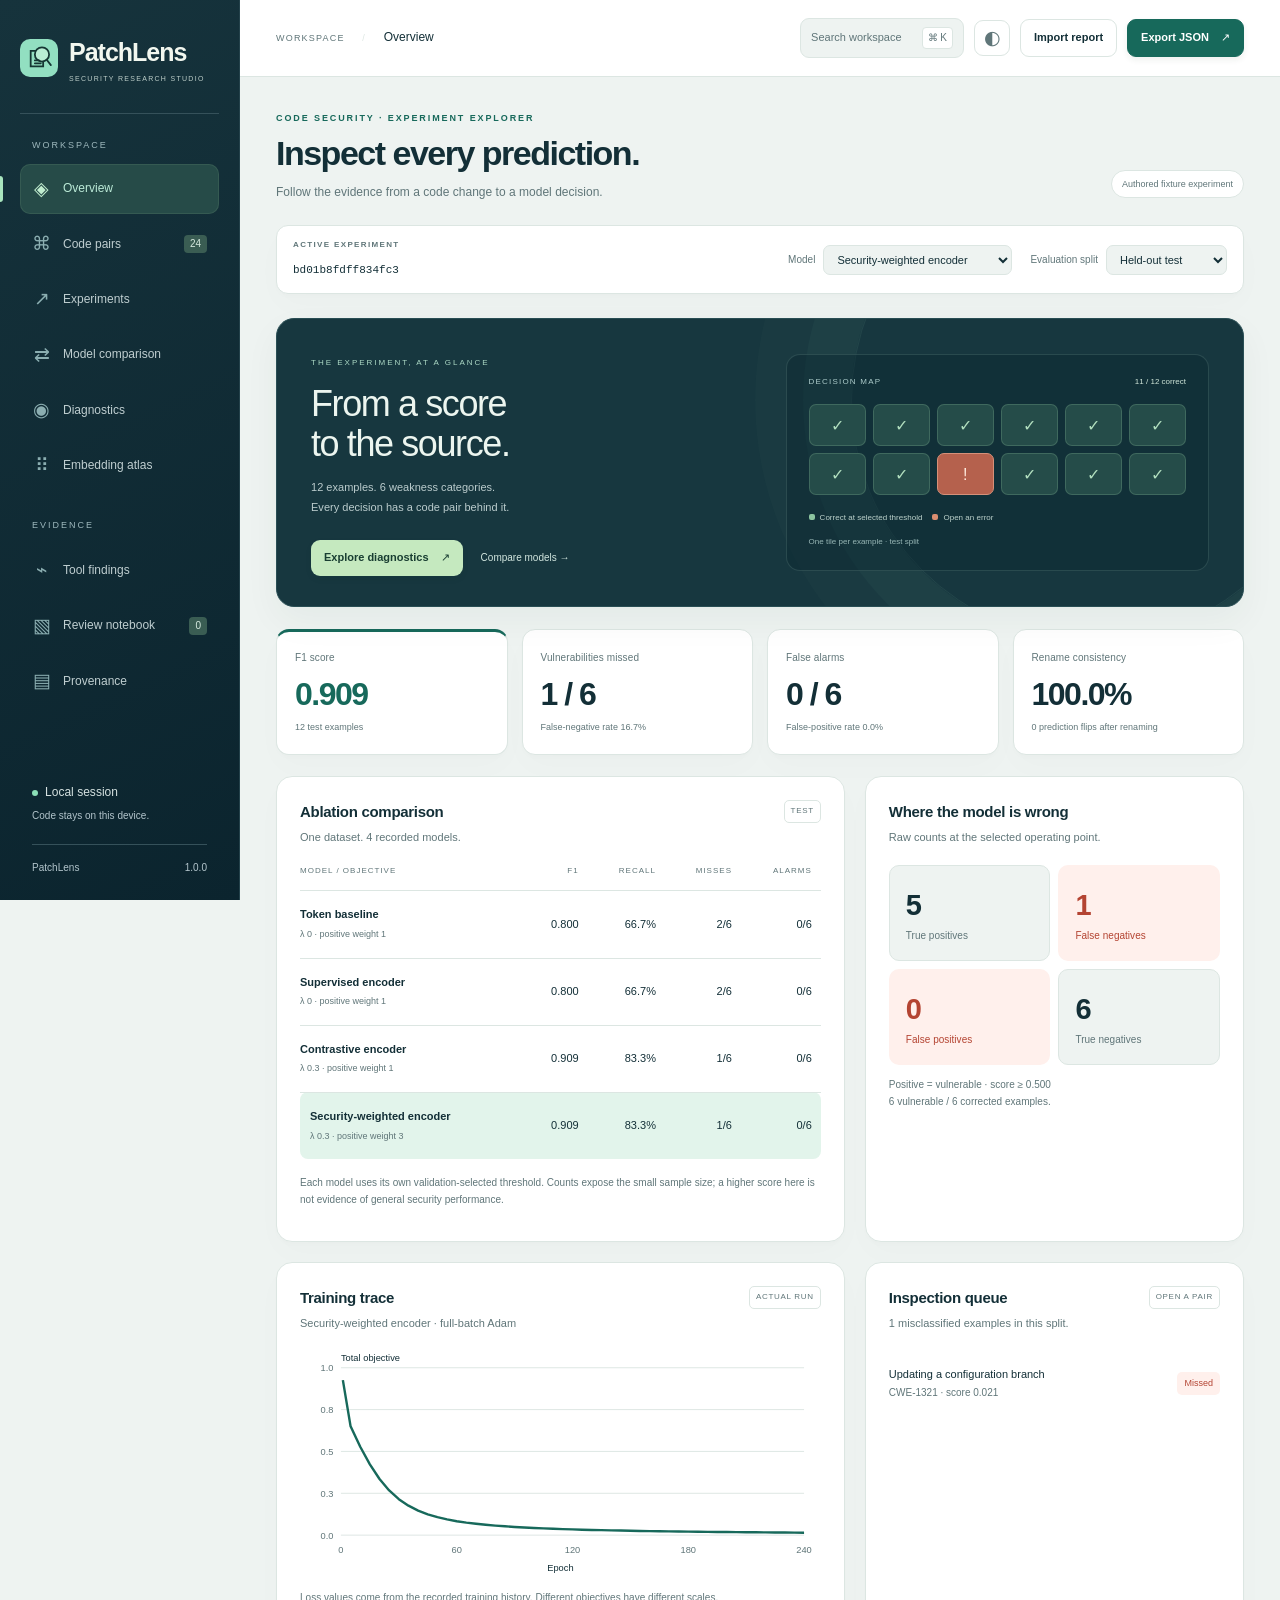
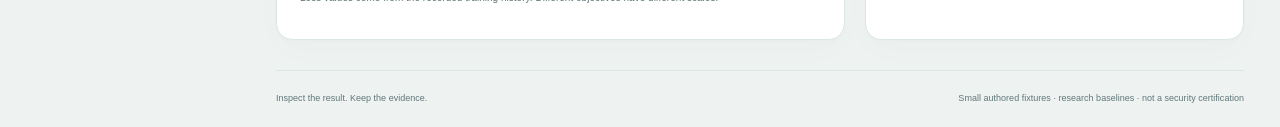
<file: examples/fixture-run/workbench/index.html>
<!doctype html>
<html lang="en">
<head>
  <meta charset="utf-8">
  <meta name="viewport" content="width=device-width,initial-scale=1">
  <meta name="description" content="Inspect code pairs, model errors and reproducible security experiments locally with PatchLens.">
  <meta http-equiv="Content-Security-Policy" content="default-src 'self' data: blob:; script-src 'self'; style-src 'self' 'unsafe-inline'; img-src 'self' data: blob:; connect-src 'none'; object-src 'none'; base-uri 'none'">
  <meta name="theme-color" content="#102a32">
  <title>PatchLens · Security Research Studio</title>
  <link rel="icon" href="assets/mark.svg" type="image/svg+xml">
  <link rel="stylesheet" href="styles.css">
  <link rel="stylesheet" href="studio.css">
  <script src="report-data.js" defer></script>
  <script src="analysis.js" defer></script>
  <script src="workspace.js" defer></script>
  <script src="app.js" defer></script>
</head>
<body>
  <a class="skip" href="#main-content">Skip to workbench</a>
  <div class="app-shell">
    <aside class="sidebar">
      <a href="#overview" class="brand" aria-label="PatchLens overview"><img src="assets/mark.svg" alt="" width="36" height="36"><span>PatchLens<small>SECURITY RESEARCH STUDIO</small></span></a>
      <div class="side-rule"></div>
      <div class="nav-label">WORKSPACE</div>
      <nav aria-label="Main navigation">
        <button class="nav-item active" data-route="overview" aria-current="page"><span class="nav-symbol">◈</span>Overview</button>
        <button class="nav-item" data-route="pairs"><span class="nav-symbol">⌘</span>Code pairs<span id="pair-count" class="nav-count">24</span></button>
        <button class="nav-item" data-route="experiments"><span class="nav-symbol">↗</span>Experiments</button>
        <button class="nav-item" data-route="compare"><span class="nav-symbol">⇄</span>Model comparison</button>
        <button class="nav-item" data-route="diagnostics"><span class="nav-symbol">◉</span>Diagnostics</button>
        <button class="nav-item" data-route="embeddings"><span class="nav-symbol">⠿</span>Embedding atlas</button>
        <span class="nav-divider">EVIDENCE</span>
        <button class="nav-item" data-route="tools"><span class="nav-symbol">⌁</span>Tool findings</button>
        <button class="nav-item" data-route="review"><span class="nav-symbol">▧</span>Review notebook<span id="review-count" class="nav-count">0</span></button>
        <button class="nav-item" data-route="provenance"><span class="nav-symbol">▤</span>Provenance</button>
      </nav>
      <div class="side-bottom"><span class="status-dot"></span>Local session<small>Code stays on this device.</small><div class="version">PatchLens <span id="version">1.0.0</span></div></div>
    </aside>
    <div class="main-shell">
      <header class="topbar">
        <div class="breadcrumb">WORKSPACE <span>/</span> <strong id="route-label">Overview</strong></div>
        <div class="top-actions"><button class="command-trigger" id="command-button" aria-label="Search pages and code pairs">Search workspace <kbd>⌘ K</kbd></button><button class="icon-button" id="theme-toggle" aria-label="Toggle dark appearance">◐</button><button class="button quiet" id="import-button">Import report</button><button class="button primary" id="export-button">Export JSON <span aria-hidden="true">↗</span></button></div>
        <input type="file" id="import-file" accept=".json,application/json" hidden>
      </header>
      <main id="main-content">
        <div class="page-intro"><div><div class="eyebrow" id="eyebrow">CODE SECURITY · EXPERIMENT EXPLORER</div><h1 id="page-title">Inspect every prediction.</h1><p id="page-description">Follow the evidence from a code change to a model decision.</p></div><div class="fixture-badge"><span></span>Authored fixture experiment</div></div>
        <div class="contextbar">
          <div class="context-name"><span class="micro-label">ACTIVE EXPERIMENT</span><strong id="experiment-id">Loading local report…</strong></div>
          <div class="select-group"><label for="model-select">Model</label><select id="model-select"></select></div>
          <div class="select-group"><label for="split-select">Evaluation split</label><select id="split-select"><option value="test">Held-out test</option><option value="validation">Validation</option><option value="train">Training</option></select></div>
        </div>
        <div id="notice" class="notice" role="status" hidden></div>
        <section id="view-overview" class="view" aria-label="Experiment overview"></section>
        <section id="view-pairs" class="view" aria-label="Code pair explorer" hidden></section>
        <section id="view-experiments" class="view" aria-label="Experiment comparison" hidden></section>
        <section id="view-compare" class="view" aria-label="Paired model comparison" hidden></section>
        <section id="view-diagnostics" class="view" aria-label="Model diagnostics" hidden></section>
        <section id="view-review" class="view" aria-label="Local review notebook" hidden></section>
        <section id="view-embeddings" class="view" aria-label="Embedding atlas" hidden></section>
        <section id="view-tools" class="view" aria-label="Static analysis findings" hidden></section>
        <section id="view-provenance" class="view" aria-label="Dataset provenance" hidden></section>
        <footer class="page-footer"><span>Inspect the result. Keep the evidence.</span><span>Small authored fixtures · research baselines · not a security certification</span></footer>
      </main>
    </div>
  </div>
  <div id="toast" role="status" aria-live="polite" hidden></div>
  <input type="file" id="comparison-file" accept=".json,application/json" hidden>
  <input type="file" id="review-file" accept=".json,application/json" hidden>
  <dialog id="command-dialog" aria-labelledby="command-title">
    <div class="command-heading"><h2 id="command-title">Go anywhere.</h2><button class="small-button" id="command-close" aria-label="Close workspace search">Esc</button></div>
    <label class="sr-only" for="command-search">Search pages and code pairs</label><input id="command-search" class="search" placeholder="Search pages, code pairs or actions…" autocomplete="off">
    <div id="command-results" class="command-results"></div>
    <p class="command-help">↑ ↓ to move · Enter to open · Esc to close</p>
  </dialog>
  <noscript><div class="noscript">JavaScript is needed for the interactive workbench. The same raw results are available in report.json.</div></noscript>
</body>
</html>
</file>
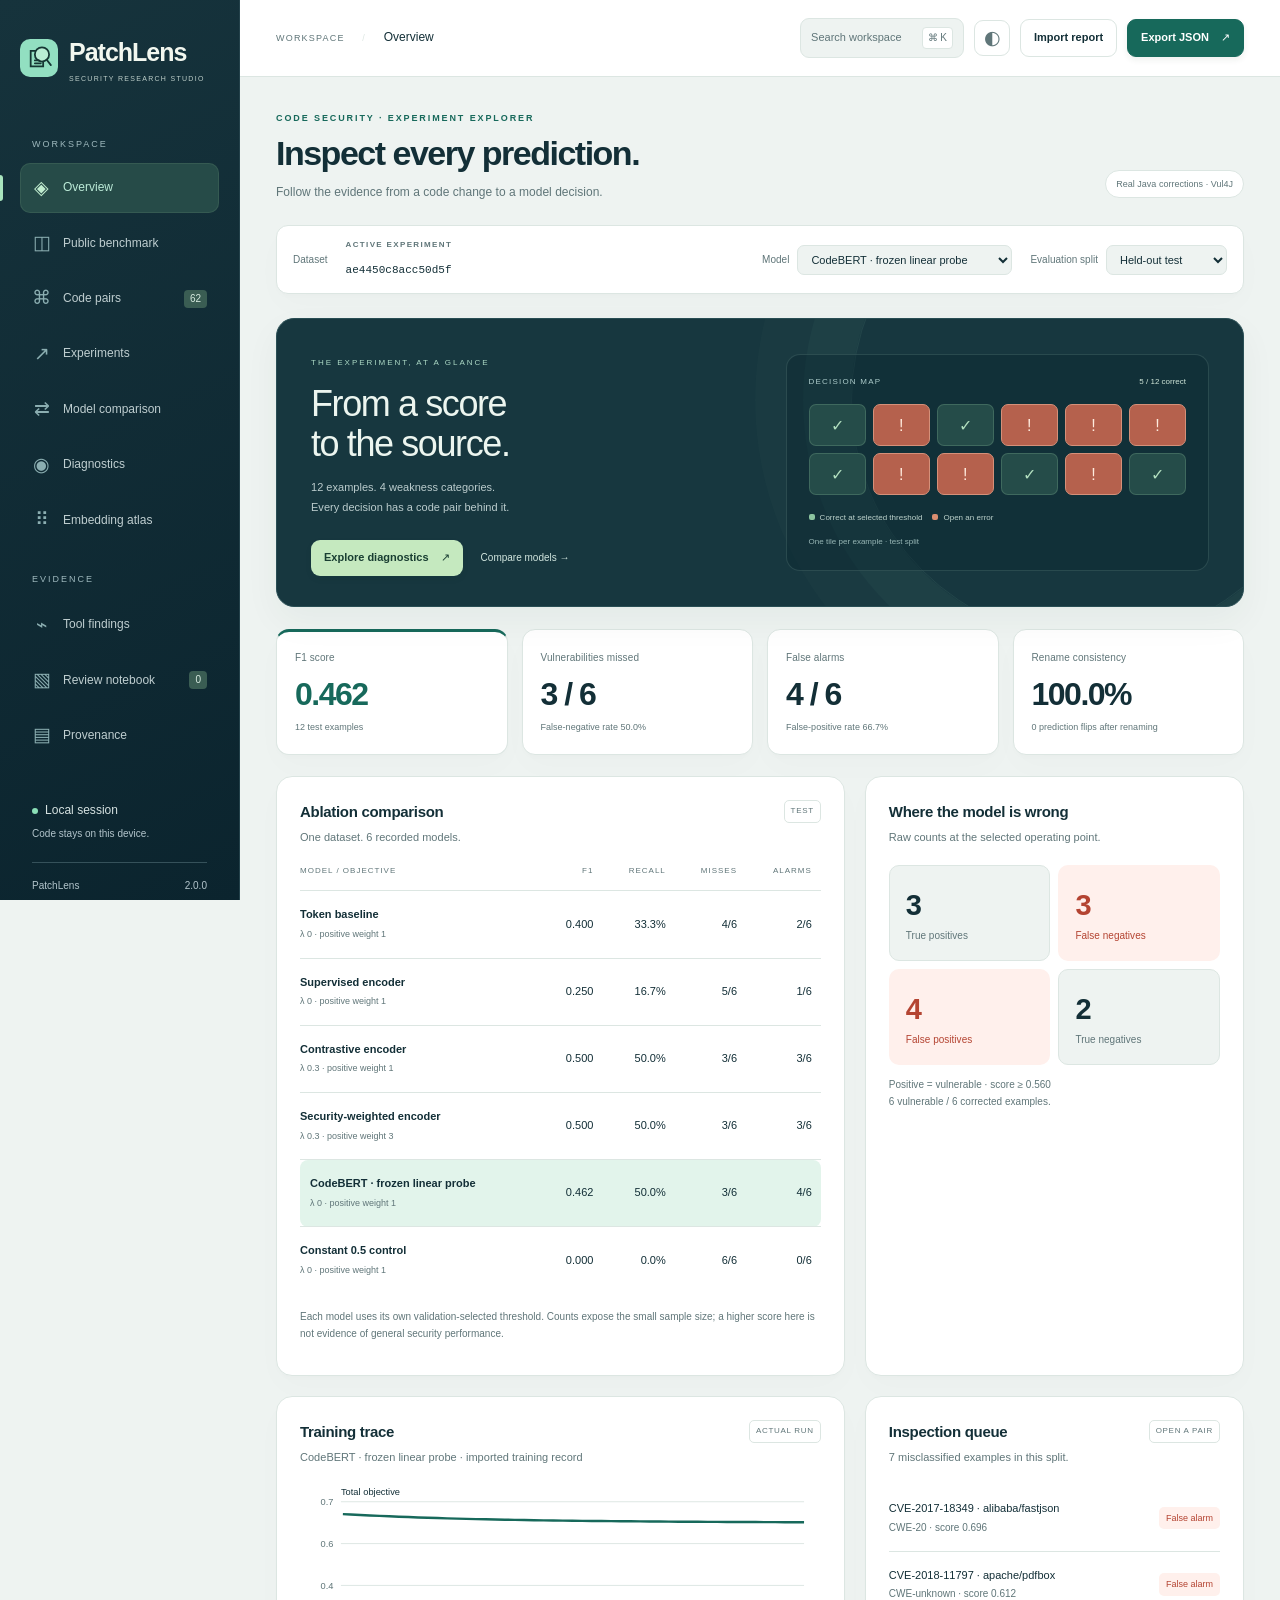
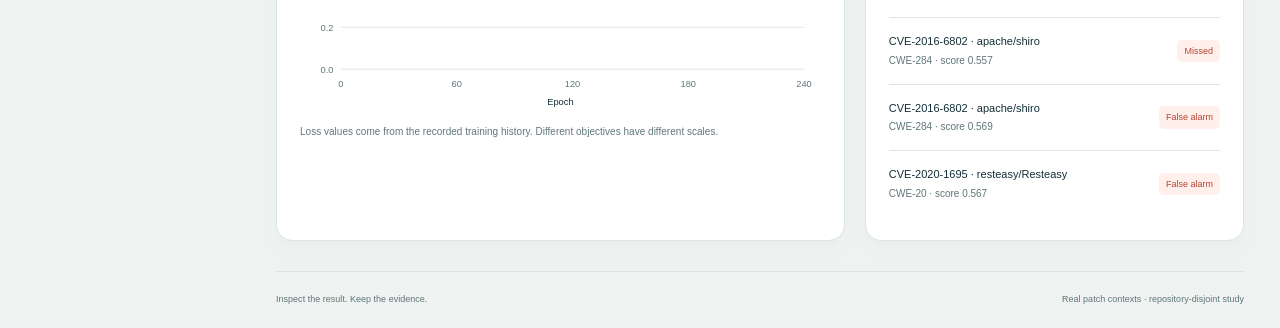
<file: examples/public-benchmark/workbench/index.html>
<!doctype html>
<html lang="en">
<head>
  <meta charset="utf-8">
  <meta name="viewport" content="width=device-width,initial-scale=1">
  <meta name="description" content="Inspect code pairs, model errors and reproducible security experiments locally with PatchLens.">
  <meta http-equiv="Content-Security-Policy" content="default-src 'self' data: blob:; script-src 'self'; style-src 'self' 'unsafe-inline'; img-src 'self' data: blob:; connect-src 'none'; object-src 'none'; base-uri 'none'">
  <meta name="theme-color" content="#102a32">
  <title>PatchLens · Security Research Studio</title>
  <link rel="icon" href="assets/mark.svg" type="image/svg+xml">
  <link rel="stylesheet" href="styles.css">
  <link rel="stylesheet" href="studio.css">
  <script src="report-data.js" defer></script>
  <script src="analysis.js" defer></script>
  <script src="workspace.js" defer></script>
  <script src="benchmark.js" defer></script>
  <script src="app.js" defer></script>
</head>
<body>
  <a class="skip" href="#main-content">Skip to workbench</a>
  <div class="app-shell">
    <aside class="sidebar">
      <a href="#overview" class="brand" aria-label="PatchLens overview"><img src="assets/mark.svg" alt="" width="36" height="36"><span>PatchLens<small>SECURITY RESEARCH STUDIO</small></span></a>
      <div class="side-rule"></div>
      <div class="nav-label">WORKSPACE</div>
      <nav aria-label="Main navigation">
        <button class="nav-item active" data-route="overview" aria-current="page"><span class="nav-symbol">◈</span>Overview</button>
        <button class="nav-item" data-route="benchmark"><span class="nav-symbol">◫</span>Public benchmark</button>
        <button class="nav-item" data-route="pairs"><span class="nav-symbol">⌘</span>Code pairs<span id="pair-count" class="nav-count">24</span></button>
        <button class="nav-item" data-route="experiments"><span class="nav-symbol">↗</span>Experiments</button>
        <button class="nav-item" data-route="compare"><span class="nav-symbol">⇄</span>Model comparison</button>
        <button class="nav-item" data-route="diagnostics"><span class="nav-symbol">◉</span>Diagnostics</button>
        <button class="nav-item" data-route="embeddings"><span class="nav-symbol">⠿</span>Embedding atlas</button>
        <span class="nav-divider">EVIDENCE</span>
        <button class="nav-item" data-route="tools"><span class="nav-symbol">⌁</span>Tool findings</button>
        <button class="nav-item" data-route="review"><span class="nav-symbol">▧</span>Review notebook<span id="review-count" class="nav-count">0</span></button>
        <button class="nav-item" data-route="provenance"><span class="nav-symbol">▤</span>Provenance</button>
      </nav>
      <div class="side-bottom"><span class="status-dot"></span>Local session<small>Code stays on this device.</small><div class="version">PatchLens <span id="version">1.0.0</span></div></div>
    </aside>
    <div class="main-shell">
      <header class="topbar">
        <div class="breadcrumb">WORKSPACE <span>/</span> <strong id="route-label">Overview</strong></div>
        <div class="top-actions"><button class="command-trigger" id="command-button" aria-label="Search pages and code pairs">Search workspace <kbd>⌘ K</kbd></button><button class="icon-button" id="theme-toggle" aria-label="Toggle dark appearance">◐</button><button class="button quiet" id="import-button">Import report</button><button class="button primary" id="export-button">Export JSON <span aria-hidden="true">↗</span></button></div>
        <input type="file" id="import-file" accept=".json,application/json" hidden>
      </header>
      <main id="main-content">
        <div class="page-intro"><div><div class="eyebrow" id="eyebrow">CODE SECURITY · EXPERIMENT EXPLORER</div><h1 id="page-title">Inspect every prediction.</h1><p id="page-description">Follow the evidence from a code change to a model decision.</p></div><div class="fixture-badge"><span></span>Authored fixture experiment</div></div>
        <div class="contextbar">
          <div class="select-group corpus-control"><label for="corpus-select">Dataset</label><select id="corpus-select"></select></div>
          <div class="context-name"><span class="micro-label">ACTIVE EXPERIMENT</span><strong id="experiment-id">Loading local report…</strong></div>
          <div class="select-group"><label for="model-select">Model</label><select id="model-select"></select></div>
          <div class="select-group"><label for="split-select">Evaluation split</label><select id="split-select"><option value="test">Held-out test</option><option value="validation">Validation</option><option value="train">Training</option></select></div>
        </div>
        <div id="notice" class="notice" role="status" hidden></div>
        <section id="view-overview" class="view" aria-label="Experiment overview"></section>
        <section id="view-benchmark" class="view" aria-label="Public benchmark evidence" hidden></section>
        <section id="view-pairs" class="view" aria-label="Code pair explorer" hidden></section>
        <section id="view-experiments" class="view" aria-label="Experiment comparison" hidden></section>
        <section id="view-compare" class="view" aria-label="Paired model comparison" hidden></section>
        <section id="view-diagnostics" class="view" aria-label="Model diagnostics" hidden></section>
        <section id="view-review" class="view" aria-label="Local review notebook" hidden></section>
        <section id="view-embeddings" class="view" aria-label="Embedding atlas" hidden></section>
        <section id="view-tools" class="view" aria-label="Static analysis findings" hidden></section>
        <section id="view-provenance" class="view" aria-label="Dataset provenance" hidden></section>
        <footer class="page-footer"><span>Inspect the result. Keep the evidence.</span><span id="dataset-footer">Research models · context-dependent labels</span></footer>
      </main>
    </div>
  </div>
  <div id="toast" role="status" aria-live="polite" hidden></div>
  <input type="file" id="comparison-file" accept=".json,application/json" hidden>
  <input type="file" id="review-file" accept=".json,application/json" hidden>
  <dialog id="command-dialog" aria-labelledby="command-title">
    <div class="command-heading"><h2 id="command-title">Go anywhere.</h2><button class="small-button" id="command-close" aria-label="Close workspace search">Esc</button></div>
    <label class="sr-only" for="command-search">Search pages and code pairs</label><input id="command-search" class="search" placeholder="Search pages, code pairs or actions…" autocomplete="off">
    <div id="command-results" class="command-results"></div>
    <p class="command-help">↑ ↓ to move · Enter to open · Esc to close</p>
  </dialog>
  <noscript><div class="noscript">JavaScript is needed for the interactive workbench. The same raw results are available in report.json.</div></noscript>
</body>
</html>
</file>
<file: examples/fixture-run/workbench/styles.css>
@font-face{font-family:PatchSans;src:local("Inter"),local("Segoe UI"),local("Arial");font-display:swap}
:root{--bg:#f5f6f2;--panel:#ffffff;--ink:#152c36;--muted:#596d75;--line:#dbe4df;--teal:#146d5d;--mint:#dff3e8;--nav:#142734;--nav-muted:#b3c5cc;--danger:#a74332;--danger-bg:#fff0e9;--warm:#926026;--warm-bg:#faf0d9;--code:#14252f;--code-ink:#e4ecea;--code-muted:#a9b9bf;--shadow:0 5px 20px rgba(24,44,42,.025);color-scheme:light}
:root[data-theme=dark]{--bg:#0f1d25;--panel:#172b35;--ink:#e9f2ef;--muted:#adc1c5;--line:#304651;--teal:#8bdfc5;--mint:#203f38;--nav:#0b1921;--nav-muted:#abc0c8;--danger:#ffb6a5;--danger-bg:#442f2e;--warm:#e4c188;--warm-bg:#3c3524;--code:#101d25;--code-ink:#e4ecea;--code-muted:#a9b9bf;color-scheme:dark}
*{box-sizing:border-box}body{margin:0;font-family:PatchSans,-apple-system,BlinkMacSystemFont,"Segoe UI",Arial,sans-serif;background:var(--bg);color:var(--ink);font-size:14px;line-height:1.55}button,input,select{font:inherit}button,select{cursor:pointer}button{color:inherit}a{color:var(--teal)}button:focus-visible,select:focus-visible,input:focus-visible,a:focus-visible,[tabindex]:focus-visible{outline:3px solid #ca8b54;outline-offset:3px}button:disabled{cursor:default;opacity:.45}.app-shell{display:grid;grid-template-columns:216px minmax(0,1fr);min-height:100vh}.sidebar{background:var(--nav);color:#edf4ee;padding:30px 18px 22px;display:flex;flex-direction:column;min-width:0}.brand{display:flex;align-items:center;gap:10px;text-decoration:none;color:#f2f7ef;font-size:22px;font-weight:650;letter-spacing:-.7px}.brand small{display:block;font-size:8px;letter-spacing:1.55px;font-weight:400;color:#bdcec9;margin-top:2px}.side-rule{height:1px;background:#364853;margin:28px 0}.nav-label{font-size:10px;letter-spacing:1.5px;color:var(--nav-muted);margin:0 12px 12px}.sidebar nav{display:grid;gap:5px}.nav-item{display:flex;align-items:center;gap:11px;border:0;background:transparent;color:#c7d5d7;padding:12px 13px;border-radius:8px;text-align:left;font-size:13px}.nav-item:hover{background:#213744}.nav-item.active{color:#a7f1d1;background:#29463f}.nav-symbol{font-size:19px;width:19px;text-align:center}.nav-count{font-size:10px;background:#37554c;border-radius:4px;padding:1px 6px;margin-left:auto;color:#d6eadf}.side-bottom{margin-top:auto;padding:90px 12px 0;color:#d5e1e0;font-size:12px}.status-dot{display:inline-block;width:6px;height:6px;border-radius:100%;background:#8bdfb7;margin-right:7px}.side-bottom small{display:block;font-size:10px;margin-top:6px;color:var(--nav-muted)}.version{border-top:1px solid #364853;margin-top:20px;padding-top:15px;color:var(--nav-muted);font-size:10px}.version span{float:right}.main-shell{min-width:0}.topbar{min-height:77px;display:flex;align-items:center;justify-content:space-between;gap:12px;padding:18px 34px;border-bottom:1px solid var(--line);background:var(--panel)}.breadcrumb{font-size:10px;letter-spacing:1.2px;color:var(--muted)}.breadcrumb span{padding:0 14px;color:var(--line)}.breadcrumb strong{font-size:12px;font-weight:500;letter-spacing:0;color:var(--ink)}.top-actions{display:flex;align-items:center;gap:8px}.button{border:1px solid var(--line);background:var(--panel);padding:9px 13px;border-radius:7px;font-size:12px;font-weight:550;white-space:nowrap}.button:hover{border-color:var(--teal)}.button.primary{background:var(--teal);color:var(--panel);border-color:var(--teal)}.button.primary span{margin-left:9px}.button.quiet{background:transparent}.icon-button{border:0;background:transparent;color:var(--muted);width:34px;height:34px;font-size:22px}.small-button{padding:5px 9px;font-size:11px;border:1px solid var(--line);background:var(--panel);border-radius:5px;color:var(--ink)}#main-content{max-width:1540px;margin:auto;padding:31px 34px 20px}.page-intro{display:flex;justify-content:space-between;gap:20px;align-items:center;margin-bottom:25px}.eyebrow{font-size:10px;letter-spacing:1.5px;color:var(--teal);font-weight:600}h1{font-family:Georgia,"Times New Roman",serif;font-size:37px;line-height:1.2;letter-spacing:-1.4px;font-weight:400;margin:9px 0 8px}.page-intro p{color:var(--muted);font-size:13px;margin:0}.fixture-badge{font-size:10px;white-space:nowrap;display:flex;align-items:center;gap:6px;color:var(--teal);background:var(--mint);padding:7px 10px;border-radius:5px}.fixture-badge span{width:5px;height:5px;background:var(--teal);border-radius:100%}.contextbar{display:flex;align-items:center;gap:19px;flex-wrap:wrap;background:var(--panel);border:1px solid var(--line);border-radius:10px;padding:15px 18px;margin-bottom:23px}.context-name{flex:1;min-width:170px}.micro-label{font-size:9px;letter-spacing:1.3px;color:var(--muted);display:block;margin-bottom:5px}.context-name strong{font-family:ui-monospace,SFMono-Regular,Consolas,monospace;font-size:12px;font-weight:500}.select-group{display:flex;gap:8px;align-items:center}.select-group label{color:var(--muted);font-size:11px}select{max-width:100%;background:var(--bg);border:1px solid var(--line);color:var(--ink);border-radius:6px;padding:8px 27px 8px 9px;font-size:11px}h2,h3{font-weight:550}h2{font-size:15px;margin:0}h3{font-size:13px;margin:0}.panel{background:var(--panel);border:1px solid var(--line);border-radius:11px;padding:20px;box-shadow:var(--shadow);min-width:0}.panel-head{display:flex;justify-content:space-between;gap:12px;align-items:start;margin-bottom:17px}.panel-head p{font-size:11px;color:var(--muted);margin:5px 0 0}.panel-tag{font-size:9px;letter-spacing:.5px;color:var(--muted);border:1px solid var(--line);padding:3px 6px;border-radius:4px;white-space:nowrap}.stats-grid{display:grid;grid-template-columns:repeat(4,minmax(0,1fr));gap:13px;margin-bottom:18px}.stat{padding:17px 18px;background:var(--panel);border:1px solid var(--line);border-radius:10px}.stat-title{font-size:11px;color:var(--muted)}.stat-value{font-size:30px;font-weight:550;letter-spacing:-1.3px;margin:7px 0 3px;line-height:1.3;font-variant-numeric:tabular-nums}.stat-detail{font-size:10px;color:var(--muted)}.stat.accent{background:var(--nav);color:#edf5ef;border-color:var(--nav)}.stat.accent .stat-title,.stat.accent .stat-detail{color:#bad1c9}.stat.accent .stat-value{color:#a9ebca}.grid-main{display:grid;grid-template-columns:minmax(0,1.6fr) minmax(270px,1fr);gap:18px;margin-bottom:18px}.grid-equal{display:grid;grid-template-columns:1fr 1fr;gap:18px;margin-bottom:18px}.table-wrap{overflow-x:auto}table{border-collapse:collapse;width:100%;font-size:11px}th{text-align:left;color:var(--muted);font-size:9px;text-transform:uppercase;letter-spacing:.7px;font-weight:500;padding:0 9px 12px;border-bottom:1px solid var(--line)}td{padding:13px 9px;border-bottom:1px solid var(--line);font-variant-numeric:tabular-nums}tr:last-child td{border-bottom:0}td.num{text-align:right}th.num{text-align:right}td:first-child,th:first-child{padding-left:0}.selected-row td{background:var(--mint)}.model-name{font-size:11px;font-weight:500;display:flex;gap:6px;align-items:center}.model-name i{display:inline-block;width:6px;height:6px;border-radius:100%;background:var(--teal)}.model-note{display:block;font-size:9px;color:var(--muted);margin-top:3px}.subtle-link{border:0;background:transparent;color:var(--teal);font-size:11px;text-align:left;padding:0}.metric-foot{color:var(--muted);font-size:10px;margin-top:15px}.matrix{display:grid;grid-template-columns:1fr 1fr;gap:8px}.matrix-cell{border-radius:7px;padding:13px;background:var(--bg)}.matrix-cell strong{display:block;font-size:26px;font-variant-numeric:tabular-nums;font-weight:550}.matrix-cell span{display:block;font-size:10px;color:var(--muted)}.matrix-cell.error{background:var(--danger-bg);color:var(--danger)}.matrix-cell.error span{color:var(--danger)}.matrix-caption{font-size:10px;color:var(--muted);margin:11px 0 0}.chart{width:100%;min-height:220px}.chart svg{display:block;width:100%;overflow:visible}.chart .grid{stroke:var(--line);stroke-width:1}.chart text{fill:var(--muted);font:11px PatchSans,Arial,sans-serif}.chart .axis-title{fill:var(--ink)}.chart .line{fill:none;stroke:var(--teal);stroke-width:2.3;stroke-linejoin:round}.chart .fill{fill:var(--mint)}.error-list{display:grid;gap:0}.error-row{width:100%;display:flex;justify-content:space-between;align-items:center;gap:15px;background:none;border:0;border-bottom:1px solid var(--line);padding:12px 0;text-align:left}.error-row:last-child{border-bottom:0}.error-row strong{font-size:12px;font-weight:500;display:block}.error-row small{font-size:10px;color:var(--muted);display:block;margin-top:2px}.pill{display:inline-block;border-radius:4px;padding:3px 6px;font-size:9px;white-space:nowrap;background:var(--mint);color:var(--teal)}.pill.risk{background:var(--danger-bg);color:var(--danger)}.pill.neutral{background:var(--bg);color:var(--muted)}.empty{color:var(--muted);font-size:12px;padding:20px 0;line-height:1.6}.note-line{font-size:11px;color:var(--muted);margin:15px 0 0;padding-top:13px;border-top:1px solid var(--line)}.pair-layout{display:grid;grid-template-columns:240px minmax(0,1fr);gap:17px}.pair-library{padding:15px}.search{width:100%;border:1px solid var(--line);border-radius:6px;padding:10px;background:var(--bg);color:var(--ink);font-size:12px}.pair-filters{display:flex;gap:8px;flex-wrap:wrap;margin:10px 0}.pair-filters select{flex:1;min-width:0}.pair-list{display:grid;gap:5px;max-height:655px;overflow:auto;margin-top:13px}.pair-option{border:1px solid transparent;text-align:left;padding:13px 11px;border-radius:6px;background:none;color:var(--ink)}.pair-option strong{display:block;font-size:12px;font-weight:500}.pair-option small{display:block;font-size:9px;color:var(--muted);margin-top:5px;letter-spacing:.35px}.pair-option.selected{background:var(--mint);border-color:var(--mint)}.pair-option:hover{border-color:var(--line)}.pair-detail{min-width:0}.pair-heading{display:flex;justify-content:space-between;align-items:center;gap:10px;margin-bottom:14px}.pair-heading h2{font-size:18px}.pair-heading p{font-size:10px;color:var(--muted);margin:5px 0 0}.code-grid{display:grid;grid-template-columns:1fr 1fr;gap:11px}.code-panel{background:var(--code);color:var(--code-ink);border-radius:9px;min-width:0;overflow:hidden}.code-head{padding:12px 13px;border-bottom:1px solid #38505a;display:flex;justify-content:space-between;gap:6px;align-items:center;font-size:11px}.code-head strong{font-weight:500}.code-head .copy{background:#263a45;border:1px solid #405560;border-radius:4px;color:#dbe8e4;font-size:9px;padding:3px 6px}.code-panel pre{margin:0;min-height:220px;padding:13px 0;font:11px/1.9 ui-monospace,SFMono-Regular,Consolas,monospace;white-space:pre-wrap;overflow-wrap:anywhere;tab-size:2}.code-line{display:block;padding:0 11px}.line-no{display:inline-block;min-width:22px;color:#94a9b3;font-size:9px;user-select:none}.line-change.before{background:#593d343d}.line-change.after{background:#285b4347}.token-keyword{color:#95d6ec}.token-string{color:#cfdaa3}.token-number{color:#e6b894}.code-score{border-top:1px solid #38505a;display:flex;justify-content:space-between;gap:12px;padding:11px 13px;font-size:10px;color:#bacbd0}.code-score strong{color:#f0f4e9;font-weight:500}.rationale{margin-top:13px}.rationale p{font-size:12px;color:var(--muted);margin:8px 0 15px}.rationale p:last-child{margin-bottom:0}.pair-meta{display:flex;gap:8px;flex-wrap:wrap;margin-top:14px}.threshold-panel{padding:18px;margin-bottom:18px;display:flex;gap:22px;align-items:center;flex-wrap:wrap}.threshold-panel .threshold-copy{min-width:200px;flex:1}.threshold-copy p{font-size:11px;color:var(--muted);margin:5px 0 0}.threshold-control{flex:1;min-width:190px;display:flex;gap:13px;align-items:center}.threshold-control input{accent-color:var(--teal);width:100%}.threshold-value{font-size:21px;font-variant-numeric:tabular-nums;min-width:47px}.legend{display:flex;gap:17px;flex-wrap:wrap;font-size:10px;color:var(--muted);margin-bottom:10px}.legend span{display:flex;gap:6px;align-items:center}.legend i{width:7px;height:7px;border-radius:100%;background:var(--teal)}.legend i.risk{background:var(--danger)}.embedding-layout{display:grid;grid-template-columns:minmax(0,2fr) minmax(220px,1fr);gap:18px}.embedding-chart{min-height:350px}.scatter-point{stroke:var(--panel);stroke-width:1.5;cursor:pointer}.scatter-point:hover,.scatter-point:focus{stroke:var(--ink);stroke-width:3}.point-inspector dl{margin:15px 0 0}.point-inspector dt{font-size:10px;color:var(--muted);margin-top:14px}.point-inspector dd{margin:3px 0;font-size:12px;overflow-wrap:anywhere}.point-inspector p{font-size:12px;color:var(--muted)}.point-inspector .button{margin-top:20px}.key-values{margin:0}.kv-row{display:grid;grid-template-columns:160px 1fr;gap:15px;padding:13px 0;border-bottom:1px solid var(--line);font-size:12px}.kv-row:last-child{border:0}.kv-row dt{color:var(--muted)}.kv-row dd{margin:0;overflow-wrap:anywhere}.hash{font:11px/1.7 ui-monospace,SFMono-Regular,Consolas,monospace}.checklist{list-style:none;padding:0;margin:0}.checklist li{font-size:12px;padding:10px 0;border-bottom:1px solid var(--line);display:flex;gap:8px}.checklist li:last-child{border:0}.checklist li::before{content:'✓';color:var(--teal)}.page-footer{display:flex;justify-content:space-between;gap:15px;flex-wrap:wrap;border-top:1px solid var(--line);padding-top:17px;margin-top:27px;color:var(--muted);font-size:9px}.notice{border-left:3px solid var(--warm);background:var(--warm-bg);color:var(--ink);padding:12px 15px;margin-bottom:18px;font-size:12px}.noscript{position:absolute;top:100px;left:20px;background:white;color:black;padding:20px}.skip{position:absolute;left:10px;top:-100px;background:var(--panel);padding:10px;z-index:100}.skip:focus{top:10px}#toast{position:fixed;bottom:24px;right:24px;max-width:calc(100% - 48px);border-radius:8px;background:var(--nav);color:#eef5ec;padding:13px 18px;box-shadow:0 5px 30px #0003;z-index:100;font-size:12px}[hidden]{display:none!important}.table-button{border:0;background:none;font:inherit;text-align:left;color:inherit;padding:0}.table-button:hover{text-decoration:underline}.detail-figure{font-size:36px;font-weight:500;letter-spacing:-1px;margin:15px 0 3px}.detail-caption{font-size:11px;color:var(--muted)}.source-banner{display:block;border-radius:10px;width:100%;margin:0 0 18px}.experiment-traits{display:flex;flex-wrap:wrap;gap:6px;margin:8px 0 0}
@media(min-width:1600px){#main-content{padding:38px 48px}.topbar{padding-left:48px;padding-right:48px}.app-shell{grid-template-columns:230px minmax(0,1fr)}}
@media(max-width:1150px){.app-shell{grid-template-columns:186px minmax(0,1fr)}.sidebar{padding:26px 12px}.brand{font-size:20px}.brand small{font-size:7px}.nav-item{font-size:12px;padding:11px 10px}#main-content{padding:26px 23px}.topbar{padding:17px 23px}.fixture-badge{display:none}.grid-main{grid-template-columns:minmax(0,1.4fr) minmax(240px,1fr)}.pair-layout{grid-template-columns:200px minmax(0,1fr)}.code-grid{grid-template-columns:1fr}.code-panel pre{min-height:160px}.stats-grid{gap:10px}.stat{padding:15px}.stat-value{font-size:27px}.contextbar{gap:12px}.select-group label{display:none}}
@media(max-width:850px){.app-shell{grid-template-columns:1fr}.sidebar{padding:15px 20px;gap:12px}.brand{font-size:22px}.brand small{font-size:8px}.side-rule,.nav-label,.side-bottom{display:none}.sidebar nav{display:flex;flex-wrap:wrap;gap:5px}.nav-item{padding:8px 11px}.nav-symbol{font-size:16px;width:16px}.nav-count{display:none}.grid-main,.embedding-layout{grid-template-columns:1fr 1fr}.stats-grid{grid-template-columns:repeat(4,1fr)}.topbar{min-height:65px}.code-grid{grid-template-columns:1fr}.pair-list{max-height:460px}}
@media(max-width:640px){#main-content{padding:23px 15px}.sidebar{padding:16px 15px}.brand img{width:30px;height:30px}.nav-item{font-size:11px;padding:8px 9px;min-height:40px}.nav-symbol{display:none}.topbar{padding:12px 15px;flex-wrap:wrap}.breadcrumb{font-size:9px}.top-actions{gap:6px}.button{font-size:11px;padding:8px 10px}h1{font-size:31px}.eyebrow{font-size:9px}.page-intro p{font-size:12px}.contextbar{padding:12px;gap:10px}.context-name{width:100%;flex:auto}.select-group{flex:1;min-width:0}.select-group select{width:100%}.stats-grid{grid-template-columns:1fr 1fr;gap:10px}.stat-value{font-size:29px}.grid-main,.grid-equal,.embedding-layout{grid-template-columns:1fr}.panel{padding:17px}.pair-layout{grid-template-columns:1fr}.pair-list{max-height:180px;grid-template-columns:1fr 1fr;gap:5px}.pair-option{padding:10px 8px}.pair-heading h2{font-size:17px}.code-grid{grid-template-columns:1fr}.code-panel pre{font-size:12px}.threshold-panel{gap:15px}.threshold-control{width:100%;flex:auto}.kv-row{grid-template-columns:1fr;gap:5px;padding:11px 0}.page-footer{font-size:10px}.fixture-badge{display:none}.table-wrap{margin:0 -2px}th,td{padding:10px 6px}table{font-size:10px}.model-name{font-size:10px}.model-note{font-size:9px}.select-group select{font-size:12px}.source-banner{border-radius:7px}}
@media(prefers-reduced-motion:reduce){*{scroll-behavior:auto!important;transition:none!important}}
@media print{.sidebar,.topbar,.contextbar,.page-footer,.threshold-panel,.pair-library{display:none}.app-shell{display:block}.panel,.stat{break-inside:avoid;box-shadow:none}.grid-main,.grid-equal{grid-template-columns:1fr 1fr}.page-intro{margin-top:0}body{background:white;color:black}.view[hidden]{display:none!important}#main-content{padding:0;max-width:none}}
.tool-explainer{margin-bottom:18px;border-left:3px solid var(--teal)}.tool-explainer p{font-size:12px;color:var(--muted)}.tool-findings{display:grid;gap:0}.finding-row{display:grid;grid-template-columns:65px minmax(0,1fr) 16px;gap:12px;text-align:left;padding:17px 0;border:0;border-bottom:1px solid var(--line);background:none;color:var(--ink)}.finding-row:last-child{border-bottom:0}.finding-row strong{display:block;font-size:12px}.finding-row small{display:block;color:var(--muted);font-size:10px;margin-top:5px;overflow-wrap:anywhere}.finding-row p{font-size:12px;margin:8px 0;overflow-wrap:anywhere}.finding-marker{font-size:9px;text-transform:uppercase;letter-spacing:.5px;background:var(--warm-bg);color:var(--warm);padding:5px 7px;align-self:start;border-radius:4px}.finding-row:hover strong{text-decoration:underline}@media(max-width:640px){.finding-row{grid-template-columns:1fr 15px}.finding-marker{grid-column:1/-1;width:max-content}}
</file>
<file: examples/fixture-run/workbench/studio.css>
/* Studio interface tokens and component styles. */
:root{--bg:#eef3f1;--panel:#fff;--ink:#132f37;--muted:#607679;--line:#dce6e2;--teal:#17695b;--mint:#e2f4eb;--nav:#102a32;--danger:#b44432;--danger-bg:#fff0ec;--shadow:0 3px 5px #123b2d03,0 12px 32px #123b2d04;--radius:16px;--violet:#7162b3;--coral:#d66f58}
:root[data-theme=dark]{--bg:#0b1b22;--panel:#142b34;--ink:#e8f4ef;--muted:#aac0bf;--line:#2a444a;--teal:#9be6c5;--mint:#21483d;--nav:#091e26;--danger:#ffb9a8;--danger-bg:#442d2b;--shadow:0 12px 32px #00000012;--violet:#b5a5ef;--coral:#ee9a84}
body{font-size:14px;line-height:1.6;letter-spacing:.02px}button,input,select,textarea{font:inherit}button{transition:background .16s,border-color .16s,transform .16s}button:active{transform:translateY(1px)}textarea:focus-visible{outline:3px solid #bd945b;outline-offset:3px}.sr-only{position:absolute;width:1px;height:1px;padding:0;margin:-1px;overflow:hidden;clip:rect(0,0,0,0);white-space:nowrap;border:0}
.app-shell{grid-template-columns:240px minmax(0,1fr)}.sidebar{position:sticky;top:0;height:100vh;padding:32px 20px 24px;background:linear-gradient(155deg,#16333c,#0b242e);border-right:1px solid #23414a;overflow-y:auto}.brand{font-size:25px;letter-spacing:-1px;gap:11px}.brand img{width:38px;height:38px}.brand small{font-size:7px;letter-spacing:1.3px;margin-top:1px}.side-rule{background:#35515a;margin:29px 0 24px}.nav-label{font-size:9px;letter-spacing:2px;margin-bottom:11px;color:#9eb8bd}.sidebar nav{gap:5px}.nav-item{position:relative;min-height:45px;padding:10px 12px;border-radius:10px;font-size:12px;gap:12px;color:#bfced0}.nav-item.active{background:#264b48;color:#bcebd8;box-shadow:inset 0 0 0 1px #54796652}.nav-item.active:before{content:'';position:absolute;left:-20px;top:12px;bottom:12px;width:3px;background:#a9e5be;border-radius:0 3px 3px 0}.nav-item:hover{background:#20404a}.nav-symbol{font-size:19px;color:#8baeb1}.nav-item.active .nav-symbol{color:#c0edcf}.nav-divider{font-size:9px;letter-spacing:2px;color:#9eb8bd;margin:22px 12px 8px}.nav-count{background:#3a5d53}.side-bottom{padding:40px 12px 0;margin-top:auto}.version{border-color:#35515a}.topbar{position:sticky;top:0;z-index:20;min-height:76px;padding:18px 36px;background:var(--panel)}.top-actions{gap:10px}.breadcrumb{font-size:9px}.command-trigger{display:flex;gap:20px;align-items:center;border:1px solid var(--line);border-radius:9px;background:var(--bg);color:var(--muted);font-size:11px;padding:8px 10px}kbd{font-family:inherit;font-size:10px;background:var(--panel);padding:2px 5px;border:1px solid var(--line);border-radius:4px}.icon-button{border:1px solid var(--line);border-radius:9px;font-size:19px;height:36px;width:36px}.button{border-radius:9px;padding:9px 13px;font-size:11px}.button.primary{box-shadow:0 3px 6px #0b3f2312}.button.primary:hover{filter:brightness(1.08)}.small-button{border-radius:7px;padding:6px 10px}.button.quiet:hover{background:var(--bg)}
#main-content{padding:34px 36px 22px;max-width:1640px}.page-intro{align-items:flex-end;margin-bottom:23px;gap:16px}.eyebrow{font-size:9px;letter-spacing:1.9px}h1{font-family:PatchSans,-apple-system,BlinkMacSystemFont,'Segoe UI',Arial,sans-serif;font-size:34px;line-height:1.2;font-weight:580;letter-spacing:-1.5px;margin:8px 0 9px}.page-intro p{font-size:12px;max-width:660px}.fixture-badge{border:1px solid var(--line);background:var(--panel);color:var(--muted);border-radius:100px;font-size:9px;padding:6px 10px;margin-bottom:4px}.contextbar{border-radius:12px;padding:13px 16px;gap:18px;margin-bottom:24px;box-shadow:var(--shadow)}.context-name{min-width:160px}.micro-label{font-size:8px;letter-spacing:1.35px;font-weight:600}.context-name strong{font-size:11px}.select-group label{font-size:10px}.select-group select{border-radius:7px;font-size:11px;padding-top:7px;padding-bottom:7px}h2{font-size:15px;letter-spacing:-.3px;font-weight:600}h3{font-weight:600}.panel{border-radius:var(--radius);padding:23px;box-shadow:var(--shadow)}.panel-head{margin-bottom:19px}.panel-head p{font-size:11px;line-height:1.5}.panel-tag{border-radius:5px;font-size:8px;letter-spacing:.7px;padding:4px 6px}.section-panel{margin-bottom:20px}.stats-grid{gap:14px;margin-bottom:21px}.stat{border-radius:13px;padding:20px 18px;box-shadow:var(--shadow);min-width:0}.stat-title{font-size:10px;letter-spacing:.1px}.stat-value{font-size:32px;font-weight:550;letter-spacing:-1.5px;margin:8px 0 5px}.stat-detail{font-size:9px;line-height:1.5}.stat.accent{background:var(--panel);color:var(--ink);border-color:var(--line);border-top:3px solid var(--teal);padding-top:18px}.stat.accent .stat-title,.stat.accent .stat-detail{color:var(--muted)}.stat.accent .stat-value{color:var(--teal)}.grid-main{gap:20px;grid-template-columns:minmax(0,1.5fr) minmax(280px,1fr);margin-bottom:20px}.grid-equal{gap:20px;margin-bottom:20px}.matrix-cell{border:1px solid var(--line);border-radius:10px;background:var(--bg);padding:16px}.matrix-cell.error{border-color:transparent}.matrix-cell strong{font-size:29px}.matrix-caption{line-height:1.7}.table-wrap{max-width:100%}th{font-size:8px;letter-spacing:1px;padding-bottom:13px}td{padding-top:15px;padding-bottom:15px}.model-name{font-weight:550}.selected-row td{background:var(--mint)}.selected-row td:first-child{padding-left:10px;border-radius:8px 0 0 8px}.selected-row td:last-child{border-radius:0 8px 8px 0}.chart .line{stroke-width:2.6}.chart text{font-size:10px}.pill{border-radius:5px;font-size:9px;padding:4px 7px}.metric-foot,.note-line{line-height:1.7}.error-row{padding:15px 0}.error-row strong{font-size:11px}.view{animation:reveal .2s ease-out}@keyframes reveal{from{opacity:.6;transform:translateY(4px)}to{opacity:1;transform:translateY(0)}}
.studio-hero{position:relative;display:grid;grid-template-columns:minmax(0,1.05fr) minmax(260px,1fr);gap:30px;padding:30px 34px;border-radius:18px;margin-bottom:22px;background:#17373f;color:#ecf5ef;overflow:hidden;border:1px solid #294e54;box-shadow:0 14px 36px #133c2f0c}.studio-hero:after{content:'';position:absolute;right:-90px;top:-160px;width:480px;height:480px;border:1px solid #88bea31b;border-radius:50%;box-shadow:0 0 0 48px #88bea30a,0 0 0 96px #88bea305;pointer-events:none}.hero-copy,.hero-evidence{position:relative;z-index:1}.hero-kicker{font-size:8px;letter-spacing:2px;color:#acd9c5}.hero-copy h2{font-size:36px;letter-spacing:-1.4px;line-height:1.12;font-weight:500;margin:13px 0}.hero-copy p{color:#bbcccd;font-size:11px;line-height:1.8;margin:0}.hero-actions{display:flex;align-items:center;gap:18px;margin-top:23px}.hero-actions .button.primary{background:#c5e9bf;color:#193e32;border:0}.hero-link{border:0;background:none;color:#d2e6df;font-size:10px;padding:7px 0}.hero-evidence{align-self:center;background:#0d293273;border:1px solid #5577755e;border-radius:14px;padding:21px 22px}.hero-evidence-heading{display:flex;justify-content:space-between;gap:10px;font-size:8px;letter-spacing:1.2px;color:#adcccb;margin-bottom:16px}.hero-evidence-heading span:last-child{letter-spacing:0;color:#d0e6d9}.evidence-map{display:grid;grid-template-columns:repeat(6,minmax(0,1fr));gap:7px}.evidence-cell{display:flex;align-items:center;justify-content:center;border:1px solid #719f8359;background:#254c49;color:#b2dfbf;border-radius:7px;height:42px;font-size:16px}.evidence-cell:hover{border-color:#c8f1ca;background:#35685d}.evidence-cell.incorrect{background:#b5614d;color:#ffebde;border-color:#d59079}.hero-legend{display:flex;flex-wrap:wrap;gap:10px;margin-top:17px;font-size:8px;color:#bdd2cc}.hero-legend i{display:inline-block;width:6px;height:6px;border-radius:2px;background:#8cc4a0;margin-right:5px}.hero-legend .error{background:#d98d70}.hero-evidence p{font-size:8px;color:#98b7b6;margin:11px 0 0}
.reference-line{fill:none;stroke:var(--muted);stroke-dasharray:4 5;stroke-width:1;opacity:.65}.confidence-line{stroke:var(--teal);stroke-width:3;opacity:.23}.calibration-dot{fill:var(--teal);stroke:var(--panel);stroke-width:2}.histogram{height:220px;display:flex;gap:8px;align-items:stretch;padding-top:14px;margin:16px 0 22px;border-bottom:1px solid var(--line);background:repeating-linear-gradient(to top,transparent,transparent 48px,var(--line) 49px,transparent 50px)}.histogram-bin{display:flex;flex:1;flex-direction:column;position:relative;min-width:0}.histogram-bars{display:flex;gap:3px;align-items:flex-end;height:100%}.histogram-bars span{flex:1;min-height:0;background:var(--teal);border-radius:4px 4px 0 0}.histogram-bars .vulnerable{background:var(--coral)}.histogram-bin small{position:absolute;bottom:-21px;width:100%;text-align:center;font-size:9px;color:var(--muted)}.distribution-summary{display:flex;gap:35px;border-top:1px solid var(--line);padding-top:16px;margin-top:21px}.distribution-summary span{display:block;color:var(--muted);font-size:10px}.distribution-summary strong{font-size:25px;font-weight:500;letter-spacing:-1px}.interval-track{position:relative;min-width:100px;max-width:210px;height:4px;background:var(--bg);border-radius:3px;margin:5px 0 10px}.interval-track span{position:absolute;height:4px;border-radius:3px;background:var(--coral);opacity:.4}.interval-track i{position:absolute;top:-2px;transform:translateX(-50%);width:8px;height:8px;border-radius:50%;background:var(--danger)}.interval-label{font-size:8px;color:var(--muted)}.cwe-button{color:var(--teal);white-space:nowrap}.margin-row{display:grid;grid-template-columns:minmax(130px,1fr) minmax(90px,1fr) 65px;align-items:center;gap:30px;border:0;border-bottom:1px solid var(--line);background:none;width:100%;padding:16px 0;text-align:left}.margin-row:last-child{border:0}.margin-row>span:first-child strong{display:block;font-size:11px;font-weight:500}.margin-row small{display:block;color:var(--muted);font-size:9px}.margin-row>strong{text-align:right;font:12px ui-monospace,monospace}.dumbbell{position:relative;height:3px;background:var(--bg)}.dumbbell span{position:absolute;height:3px;background:var(--line)}.dumbbell i{position:absolute;top:-3px;height:9px;width:9px;border-radius:50%;background:var(--teal);transform:translateX(-50%)}.dumbbell i.before{background:var(--coral)}.text-danger{color:var(--danger)}
.comparison-selectors{display:flex;align-items:center;gap:22px;margin-bottom:22px}.comparison-selectors>div{flex:1;min-width:0}.comparison-selectors select{width:100%;font-size:12px}.comparison-selectors small{display:block;font:9px ui-monospace,monospace;color:var(--muted);margin-top:7px;overflow-wrap:anywhere}.compare-arrow{font-size:24px;color:var(--teal)}.comparison-actions{display:grid;justify-items:end;gap:10px}.table-subtitle{display:block;font-size:9px;color:var(--muted);margin-top:4px}.comparison-selectors .micro-label{font-size:8px}
.review-toolbar{display:flex;justify-content:space-between;align-items:center;gap:20px;margin-bottom:20px}.review-toolbar p{font-size:11px;color:var(--muted);margin:5px 0 0}.review-toolbar>div:last-child{display:flex;gap:8px;flex-shrink:0}.review-layout{display:grid;grid-template-columns:260px minmax(0,1fr);gap:20px}.review-list-panel{padding:17px}.review-list-panel select{width:100%;margin:10px 0}#review-list{max-height:650px;overflow:auto}.review-option{display:block;width:100%;background:transparent;border:1px solid transparent;border-radius:8px;padding:13px 10px;text-align:left;margin:3px 0}.review-option.selected{background:var(--mint);border-color:var(--line)}.review-option strong{display:block;font-size:11px;font-weight:500;overflow-wrap:anywhere}.review-option small{display:block;font-size:9px;color:var(--muted);margin:3px 0 7px}.review-editor{min-width:0}.review-code{background:var(--code);color:var(--code-ink);font:11px/1.9 ui-monospace,SFMono-Regular,Consolas,monospace;padding:20px;border-radius:10px;white-space:pre-wrap;overflow-wrap:anywhere;margin:20px 0 10px}.review-assumption{font-size:11px;color:var(--muted);margin:0 0 20px}.review-editor select{width:100%;margin-bottom:20px;font-size:12px}.review-editor textarea{width:100%;resize:vertical;min-height:145px;max-height:500px;border:1px solid var(--line);border-radius:9px;background:var(--bg);color:var(--ink);padding:13px;font-size:12px;line-height:1.7}.review-save{display:flex;justify-content:space-between;align-items:center;gap:15px;margin-top:13px}.review-save span{font-size:9px;color:var(--muted)}.review-editor .note-line{font-size:10px}
.pair-layout{grid-template-columns:235px minmax(0,1fr);gap:20px}.pair-library{padding:17px}.search{border-radius:8px;font-size:11px;padding:10px 12px}.pair-option{border-radius:9px;padding:14px 11px}.pair-option strong{font-size:11px}.pair-heading h2{font-size:20px;letter-spacing:-.5px}.code-panel{border-radius:13px;border:1px solid #29434b}.code-head{padding:13px 15px;font-size:10px}.code-panel pre{font-size:11px;padding:17px 0;min-height:230px}.rationale{margin-top:17px}.rationale p{font-size:11px}.code-score{font-size:9px}.point-inspector .button{width:100%;text-align:center}.page-footer{margin-top:30px;padding-top:20px;font-size:9px}#toast{background:#0d303b;color:#e2f5e9;border:1px solid #537974;z-index:1000}
#command-dialog{width:min(610px,calc(100vw - 28px));max-height:min(680px,80vh);border:1px solid var(--line);border-radius:18px;padding:22px;background:var(--panel);color:var(--ink);box-shadow:0 35px 120px #00121b66}#command-dialog::backdrop{background:#061c2c80;backdrop-filter:blur(5px)}.command-heading{display:flex;justify-content:space-between;align-items:center;margin-bottom:17px}.command-heading h2{font-size:22px;letter-spacing:-.8px}.command-results{margin-top:14px;max-height:390px;overflow-y:auto}.command-item{display:flex;justify-content:space-between;align-items:center;width:100%;background:transparent;border:1px solid transparent;border-radius:8px;padding:12px 11px;text-align:left;gap:15px}.command-item:hover,.command-item:focus{background:var(--mint)}.command-item strong{display:block;font-size:12px;font-weight:500}.command-item small{display:block;font-size:9px;color:var(--muted);margin-top:2px}.command-help{font-size:9px;color:var(--muted);border-top:1px solid var(--line);padding-top:13px;margin:12px 0 0}
@media(min-width:1680px){.app-shell{grid-template-columns:250px minmax(0,1fr)}#main-content{padding:40px 48px}.topbar{padding-left:48px;padding-right:48px}.studio-hero{padding:34px 42px}.hero-copy h2{font-size:40px}}
@media(max-width:1250px){.app-shell{grid-template-columns:215px minmax(0,1fr)}.sidebar{padding-left:15px;padding-right:15px}.brand{font-size:23px}.brand small{font-size:6px}.nav-item{font-size:11px;padding-left:10px;gap:9px}.nav-item.active:before{left:-15px}#main-content{padding:28px 24px}.topbar{padding:17px 24px}.command-trigger{font-size:0;gap:0;border:0;background:none;padding:0}.command-trigger kbd{font-size:10px}.studio-hero{padding:27px;gap:25px}.hero-copy h2{font-size:32px}.hero-actions{gap:13px;flex-wrap:wrap}.grid-main{grid-template-columns:minmax(0,1.3fr) minmax(260px,1fr)}.pair-layout{grid-template-columns:205px minmax(0,1fr)}.comparison-selectors{gap:15px;flex-wrap:wrap}.comparison-actions{flex-basis:100%!important;justify-items:start}.review-layout{grid-template-columns:230px minmax(0,1fr)}.fixture-badge{display:none}.review-toolbar{align-items:flex-start;flex-wrap:wrap}}
@media(max-width:960px){.app-shell{grid-template-columns:1fr}.sidebar{position:relative;height:auto;padding:18px 22px;overflow:visible;display:block}.brand{font-size:24px}.brand small{font-size:7px}.sidebar nav{display:flex;flex-wrap:wrap;margin-top:18px;gap:5px}.side-rule,.nav-label,.side-bottom,.nav-divider{display:none}.nav-item{min-height:36px;font-size:11px;padding:7px 11px}.nav-item.active:before{display:none}.nav-count{display:none}.nav-symbol{font-size:16px;width:16px}.topbar{position:static}.studio-hero{grid-template-columns:1fr 1fr}.grid-main{grid-template-columns:minmax(0,1.3fr) minmax(260px,1fr)}.page-intro h1{font-size:32px}.code-grid{grid-template-columns:1fr}}
@media(max-width:640px){.sidebar{padding:17px 16px}.brand{font-size:23px}.brand img{width:34px;height:34px}.nav-item{font-size:10px;padding:7px 9px;min-height:35px}.nav-symbol{display:none}.sidebar nav{gap:4px;margin-top:17px}#main-content{padding:24px 15px}.topbar{padding:13px 15px;gap:12px}.top-actions{width:100%;gap:7px}.command-trigger{margin-right:auto;font-size:10px;gap:8px;background:var(--bg);border:1px solid var(--line);padding:7px 8px}.command-trigger kbd{display:none}.icon-button{width:33px;height:33px}.button{font-size:10px;padding:8px 10px}.page-intro{margin-bottom:19px}.page-intro h1{font-size:29px}.page-intro p{font-size:11px;line-height:1.7}.contextbar{gap:10px;border-radius:10px;margin-bottom:19px}.context-name{min-width:100%;width:100%}.select-group{min-width:0}.select-group select{font-size:11px}.studio-hero{grid-template-columns:1fr;gap:23px;padding:25px 23px;border-radius:15px}.hero-copy h2{font-size:34px}.hero-kicker{font-size:7px;letter-spacing:1.7px}.hero-actions{margin-top:18px}.hero-evidence{padding:17px 18px}.hero-evidence-heading{font-size:7px}.evidence-cell{height:35px;font-size:14px}.hero-legend{font-size:7px}.hero-evidence p{font-size:7px}.stats-grid{grid-template-columns:1fr 1fr;gap:10px}.stat{padding:16px 13px;min-height:118px}.stat.accent{padding-top:14px}.stat-value{font-size:28px}.stat-title{font-size:9px}.stat-detail{font-size:8px}.grid-main,.grid-equal,.embedding-layout{grid-template-columns:1fr;gap:17px}.panel{padding:18px;border-radius:13px}h2{font-size:14px}.panel-head p{font-size:10px}.panel-tag{font-size:7px}.panel-head{gap:8px}.table-wrap table{min-width:390px}.comparison-selectors .micro-label{font-size:7px}.comparison-selectors select{font-size:11px}.comparison-selectors{gap:12px}.compare-arrow{font-size:20px}.comparison-actions{width:100%;flex:auto;justify-items:start}.comparison-actions .button{width:100%}.review-layout,.pair-layout{grid-template-columns:1fr}.review-list-panel{padding:15px}#review-list{max-height:215px;display:grid;grid-template-columns:1fr 1fr;gap:5px}.review-option strong{font-size:10px}.review-option small{font-size:8px}.review-option .pill{font-size:7px}.review-toolbar p{font-size:10px}.review-toolbar>div:last-child{width:100%}.review-toolbar>div:last-child button{flex:1}.review-editor textarea{font-size:13px}.review-save{align-items:flex-start}.review-save span{font-size:8px}.review-code{font-size:11px;padding:14px}.margin-row{grid-template-columns:minmax(100px,1.2fr) minmax(70px,1fr) 46px;gap:15px}.margin-row>span:first-child strong{font-size:10px}.margin-row>strong{font-size:10px}.margin-row small{font-size:8px}.pair-heading h2{font-size:18px}.code-panel pre{min-height:170px}.pair-list{max-height:200px}.distribution-summary strong{font-size:23px}.histogram{gap:5px;height:190px}.histogram-bars{gap:2px}.key-values .kv-row{font-size:11px}.page-footer{font-size:8px}.embedding-chart{min-height:0}}
@media(prefers-reduced-motion:reduce){.view{animation:none}button{transition:none}}
@media print{.studio-hero,.command-trigger,.review-toolbar,.review-list-panel,.comparison-actions,.hero-actions{display:none}.sidebar{display:none}.topbar{display:none}.review-layout{grid-template-columns:1fr}.panel{box-shadow:none}.app-shell{display:block}.view{animation:none}}
</file>
<file: examples/public-benchmark/workbench/styles.css>
@font-face{font-family:PatchSans;src:local("Inter"),local("Segoe UI"),local("Arial");font-display:swap}
:root{--bg:#f5f6f2;--panel:#ffffff;--ink:#152c36;--muted:#596d75;--line:#dbe4df;--teal:#146d5d;--mint:#dff3e8;--nav:#142734;--nav-muted:#b3c5cc;--danger:#a74332;--danger-bg:#fff0e9;--warm:#926026;--warm-bg:#faf0d9;--code:#14252f;--code-ink:#e4ecea;--code-muted:#a9b9bf;--shadow:0 5px 20px rgba(24,44,42,.025);color-scheme:light}
:root[data-theme=dark]{--bg:#0f1d25;--panel:#172b35;--ink:#e9f2ef;--muted:#adc1c5;--line:#304651;--teal:#8bdfc5;--mint:#203f38;--nav:#0b1921;--nav-muted:#abc0c8;--danger:#ffb6a5;--danger-bg:#442f2e;--warm:#e4c188;--warm-bg:#3c3524;--code:#101d25;--code-ink:#e4ecea;--code-muted:#a9b9bf;color-scheme:dark}
*{box-sizing:border-box}body{margin:0;font-family:PatchSans,-apple-system,BlinkMacSystemFont,"Segoe UI",Arial,sans-serif;background:var(--bg);color:var(--ink);font-size:14px;line-height:1.55}button,input,select{font:inherit}button,select{cursor:pointer}button{color:inherit}a{color:var(--teal)}button:focus-visible,select:focus-visible,input:focus-visible,a:focus-visible,[tabindex]:focus-visible{outline:3px solid #ca8b54;outline-offset:3px}button:disabled{cursor:default;opacity:.45}.app-shell{display:grid;grid-template-columns:216px minmax(0,1fr);min-height:100vh}.sidebar{background:var(--nav);color:#edf4ee;padding:30px 18px 22px;display:flex;flex-direction:column;min-width:0}.brand{display:flex;align-items:center;gap:10px;text-decoration:none;color:#f2f7ef;font-size:22px;font-weight:650;letter-spacing:-.7px}.brand small{display:block;font-size:8px;letter-spacing:1.55px;font-weight:400;color:#bdcec9;margin-top:2px}.side-rule{height:1px;background:#364853;margin:28px 0}.nav-label{font-size:10px;letter-spacing:1.5px;color:var(--nav-muted);margin:0 12px 12px}.sidebar nav{display:grid;gap:5px}.nav-item{display:flex;align-items:center;gap:11px;border:0;background:transparent;color:#c7d5d7;padding:12px 13px;border-radius:8px;text-align:left;font-size:13px}.nav-item:hover{background:#213744}.nav-item.active{color:#a7f1d1;background:#29463f}.nav-symbol{font-size:19px;width:19px;text-align:center}.nav-count{font-size:10px;background:#37554c;border-radius:4px;padding:1px 6px;margin-left:auto;color:#d6eadf}.side-bottom{margin-top:auto;padding:90px 12px 0;color:#d5e1e0;font-size:12px}.status-dot{display:inline-block;width:6px;height:6px;border-radius:100%;background:#8bdfb7;margin-right:7px}.side-bottom small{display:block;font-size:10px;margin-top:6px;color:var(--nav-muted)}.version{border-top:1px solid #364853;margin-top:20px;padding-top:15px;color:var(--nav-muted);font-size:10px}.version span{float:right}.main-shell{min-width:0}.topbar{min-height:77px;display:flex;align-items:center;justify-content:space-between;gap:12px;padding:18px 34px;border-bottom:1px solid var(--line);background:var(--panel)}.breadcrumb{font-size:10px;letter-spacing:1.2px;color:var(--muted)}.breadcrumb span{padding:0 14px;color:var(--line)}.breadcrumb strong{font-size:12px;font-weight:500;letter-spacing:0;color:var(--ink)}.top-actions{display:flex;align-items:center;gap:8px}.button{border:1px solid var(--line);background:var(--panel);padding:9px 13px;border-radius:7px;font-size:12px;font-weight:550;white-space:nowrap}.button:hover{border-color:var(--teal)}.button.primary{background:var(--teal);color:var(--panel);border-color:var(--teal)}.button.primary span{margin-left:9px}.button.quiet{background:transparent}.icon-button{border:0;background:transparent;color:var(--muted);width:34px;height:34px;font-size:22px}.small-button{padding:5px 9px;font-size:11px;border:1px solid var(--line);background:var(--panel);border-radius:5px;color:var(--ink)}#main-content{max-width:1540px;margin:auto;padding:31px 34px 20px}.page-intro{display:flex;justify-content:space-between;gap:20px;align-items:center;margin-bottom:25px}.eyebrow{font-size:10px;letter-spacing:1.5px;color:var(--teal);font-weight:600}h1{font-family:Georgia,"Times New Roman",serif;font-size:37px;line-height:1.2;letter-spacing:-1.4px;font-weight:400;margin:9px 0 8px}.page-intro p{color:var(--muted);font-size:13px;margin:0}.fixture-badge{font-size:10px;white-space:nowrap;display:flex;align-items:center;gap:6px;color:var(--teal);background:var(--mint);padding:7px 10px;border-radius:5px}.fixture-badge span{width:5px;height:5px;background:var(--teal);border-radius:100%}.contextbar{display:flex;align-items:center;gap:19px;flex-wrap:wrap;background:var(--panel);border:1px solid var(--line);border-radius:10px;padding:15px 18px;margin-bottom:23px}.context-name{flex:1;min-width:170px}.micro-label{font-size:9px;letter-spacing:1.3px;color:var(--muted);display:block;margin-bottom:5px}.context-name strong{font-family:ui-monospace,SFMono-Regular,Consolas,monospace;font-size:12px;font-weight:500}.select-group{display:flex;gap:8px;align-items:center}.select-group label{color:var(--muted);font-size:11px}select{max-width:100%;background:var(--bg);border:1px solid var(--line);color:var(--ink);border-radius:6px;padding:8px 27px 8px 9px;font-size:11px}h2,h3{font-weight:550}h2{font-size:15px;margin:0}h3{font-size:13px;margin:0}.panel{background:var(--panel);border:1px solid var(--line);border-radius:11px;padding:20px;box-shadow:var(--shadow);min-width:0}.panel-head{display:flex;justify-content:space-between;gap:12px;align-items:start;margin-bottom:17px}.panel-head p{font-size:11px;color:var(--muted);margin:5px 0 0}.panel-tag{font-size:9px;letter-spacing:.5px;color:var(--muted);border:1px solid var(--line);padding:3px 6px;border-radius:4px;white-space:nowrap}.stats-grid{display:grid;grid-template-columns:repeat(4,minmax(0,1fr));gap:13px;margin-bottom:18px}.stat{padding:17px 18px;background:var(--panel);border:1px solid var(--line);border-radius:10px}.stat-title{font-size:11px;color:var(--muted)}.stat-value{font-size:30px;font-weight:550;letter-spacing:-1.3px;margin:7px 0 3px;line-height:1.3;font-variant-numeric:tabular-nums}.stat-detail{font-size:10px;color:var(--muted)}.stat.accent{background:var(--nav);color:#edf5ef;border-color:var(--nav)}.stat.accent .stat-title,.stat.accent .stat-detail{color:#bad1c9}.stat.accent .stat-value{color:#a9ebca}.grid-main{display:grid;grid-template-columns:minmax(0,1.6fr) minmax(270px,1fr);gap:18px;margin-bottom:18px}.grid-equal{display:grid;grid-template-columns:1fr 1fr;gap:18px;margin-bottom:18px}.table-wrap{overflow-x:auto}table{border-collapse:collapse;width:100%;font-size:11px}th{text-align:left;color:var(--muted);font-size:9px;text-transform:uppercase;letter-spacing:.7px;font-weight:500;padding:0 9px 12px;border-bottom:1px solid var(--line)}td{padding:13px 9px;border-bottom:1px solid var(--line);font-variant-numeric:tabular-nums}tr:last-child td{border-bottom:0}td.num{text-align:right}th.num{text-align:right}td:first-child,th:first-child{padding-left:0}.selected-row td{background:var(--mint)}.model-name{font-size:11px;font-weight:500;display:flex;gap:6px;align-items:center}.model-name i{display:inline-block;width:6px;height:6px;border-radius:100%;background:var(--teal)}.model-note{display:block;font-size:9px;color:var(--muted);margin-top:3px}.subtle-link{border:0;background:transparent;color:var(--teal);font-size:11px;text-align:left;padding:0}.metric-foot{color:var(--muted);font-size:10px;margin-top:15px}.matrix{display:grid;grid-template-columns:1fr 1fr;gap:8px}.matrix-cell{border-radius:7px;padding:13px;background:var(--bg)}.matrix-cell strong{display:block;font-size:26px;font-variant-numeric:tabular-nums;font-weight:550}.matrix-cell span{display:block;font-size:10px;color:var(--muted)}.matrix-cell.error{background:var(--danger-bg);color:var(--danger)}.matrix-cell.error span{color:var(--danger)}.matrix-caption{font-size:10px;color:var(--muted);margin:11px 0 0}.chart{width:100%;min-height:220px}.chart svg{display:block;width:100%;overflow:visible}.chart .grid{stroke:var(--line);stroke-width:1}.chart text{fill:var(--muted);font:11px PatchSans,Arial,sans-serif}.chart .axis-title{fill:var(--ink)}.chart .line{fill:none;stroke:var(--teal);stroke-width:2.3;stroke-linejoin:round}.chart .fill{fill:var(--mint)}.error-list{display:grid;gap:0}.error-row{width:100%;display:flex;justify-content:space-between;align-items:center;gap:15px;background:none;border:0;border-bottom:1px solid var(--line);padding:12px 0;text-align:left}.error-row:last-child{border-bottom:0}.error-row strong{font-size:12px;font-weight:500;display:block}.error-row small{font-size:10px;color:var(--muted);display:block;margin-top:2px}.pill{display:inline-block;border-radius:4px;padding:3px 6px;font-size:9px;white-space:nowrap;background:var(--mint);color:var(--teal)}.pill.risk{background:var(--danger-bg);color:var(--danger)}.pill.neutral{background:var(--bg);color:var(--muted)}.empty{color:var(--muted);font-size:12px;padding:20px 0;line-height:1.6}.note-line{font-size:11px;color:var(--muted);margin:15px 0 0;padding-top:13px;border-top:1px solid var(--line)}.pair-layout{display:grid;grid-template-columns:240px minmax(0,1fr);gap:17px}.pair-library{padding:15px}.search{width:100%;border:1px solid var(--line);border-radius:6px;padding:10px;background:var(--bg);color:var(--ink);font-size:12px}.pair-filters{display:flex;gap:8px;flex-wrap:wrap;margin:10px 0}.pair-filters select{flex:1;min-width:0}.pair-list{display:grid;gap:5px;max-height:655px;overflow:auto;margin-top:13px}.pair-option{border:1px solid transparent;text-align:left;padding:13px 11px;border-radius:6px;background:none;color:var(--ink)}.pair-option strong{display:block;font-size:12px;font-weight:500}.pair-option small{display:block;font-size:9px;color:var(--muted);margin-top:5px;letter-spacing:.35px}.pair-option.selected{background:var(--mint);border-color:var(--mint)}.pair-option:hover{border-color:var(--line)}.pair-detail{min-width:0}.pair-heading{display:flex;justify-content:space-between;align-items:center;gap:10px;margin-bottom:14px}.pair-heading h2{font-size:18px}.pair-heading p{font-size:10px;color:var(--muted);margin:5px 0 0}.code-grid{display:grid;grid-template-columns:1fr 1fr;gap:11px}.code-panel{background:var(--code);color:var(--code-ink);border-radius:9px;min-width:0;overflow:hidden}.code-head{padding:12px 13px;border-bottom:1px solid #38505a;display:flex;justify-content:space-between;gap:6px;align-items:center;font-size:11px}.code-head strong{font-weight:500}.code-head .copy{background:#263a45;border:1px solid #405560;border-radius:4px;color:#dbe8e4;font-size:9px;padding:3px 6px}.code-panel pre{margin:0;min-height:220px;padding:13px 0;font:11px/1.9 ui-monospace,SFMono-Regular,Consolas,monospace;white-space:pre-wrap;overflow-wrap:anywhere;tab-size:2}.code-line{display:block;padding:0 11px}.line-no{display:inline-block;min-width:22px;color:#94a9b3;font-size:9px;user-select:none}.line-change.before{background:#593d343d}.line-change.after{background:#285b4347}.token-keyword{color:#95d6ec}.token-string{color:#cfdaa3}.token-number{color:#e6b894}.code-score{border-top:1px solid #38505a;display:flex;justify-content:space-between;gap:12px;padding:11px 13px;font-size:10px;color:#bacbd0}.code-score strong{color:#f0f4e9;font-weight:500}.rationale{margin-top:13px}.rationale p{font-size:12px;color:var(--muted);margin:8px 0 15px}.rationale p:last-child{margin-bottom:0}.pair-meta{display:flex;gap:8px;flex-wrap:wrap;margin-top:14px}.threshold-panel{padding:18px;margin-bottom:18px;display:flex;gap:22px;align-items:center;flex-wrap:wrap}.threshold-panel .threshold-copy{min-width:200px;flex:1}.threshold-copy p{font-size:11px;color:var(--muted);margin:5px 0 0}.threshold-control{flex:1;min-width:190px;display:flex;gap:13px;align-items:center}.threshold-control input{accent-color:var(--teal);width:100%}.threshold-value{font-size:21px;font-variant-numeric:tabular-nums;min-width:47px}.legend{display:flex;gap:17px;flex-wrap:wrap;font-size:10px;color:var(--muted);margin-bottom:10px}.legend span{display:flex;gap:6px;align-items:center}.legend i{width:7px;height:7px;border-radius:100%;background:var(--teal)}.legend i.risk{background:var(--danger)}.embedding-layout{display:grid;grid-template-columns:minmax(0,2fr) minmax(220px,1fr);gap:18px}.embedding-chart{min-height:350px}.scatter-point{stroke:var(--panel);stroke-width:1.5;cursor:pointer}.scatter-point:hover,.scatter-point:focus{stroke:var(--ink);stroke-width:3}.point-inspector dl{margin:15px 0 0}.point-inspector dt{font-size:10px;color:var(--muted);margin-top:14px}.point-inspector dd{margin:3px 0;font-size:12px;overflow-wrap:anywhere}.point-inspector p{font-size:12px;color:var(--muted)}.point-inspector .button{margin-top:20px}.key-values{margin:0}.kv-row{display:grid;grid-template-columns:160px 1fr;gap:15px;padding:13px 0;border-bottom:1px solid var(--line);font-size:12px}.kv-row:last-child{border:0}.kv-row dt{color:var(--muted)}.kv-row dd{margin:0;overflow-wrap:anywhere}.hash{font:11px/1.7 ui-monospace,SFMono-Regular,Consolas,monospace}.checklist{list-style:none;padding:0;margin:0}.checklist li{font-size:12px;padding:10px 0;border-bottom:1px solid var(--line);display:flex;gap:8px}.checklist li:last-child{border:0}.checklist li::before{content:'✓';color:var(--teal)}.page-footer{display:flex;justify-content:space-between;gap:15px;flex-wrap:wrap;border-top:1px solid var(--line);padding-top:17px;margin-top:27px;color:var(--muted);font-size:9px}.notice{border-left:3px solid var(--warm);background:var(--warm-bg);color:var(--ink);padding:12px 15px;margin-bottom:18px;font-size:12px}.noscript{position:absolute;top:100px;left:20px;background:white;color:black;padding:20px}.skip{position:absolute;left:10px;top:-100px;background:var(--panel);padding:10px;z-index:100}.skip:focus{top:10px}#toast{position:fixed;bottom:24px;right:24px;max-width:calc(100% - 48px);border-radius:8px;background:var(--nav);color:#eef5ec;padding:13px 18px;box-shadow:0 5px 30px #0003;z-index:100;font-size:12px}[hidden]{display:none!important}.table-button{border:0;background:none;font:inherit;text-align:left;color:inherit;padding:0}.table-button:hover{text-decoration:underline}.detail-figure{font-size:36px;font-weight:500;letter-spacing:-1px;margin:15px 0 3px}.detail-caption{font-size:11px;color:var(--muted)}.source-banner{display:block;border-radius:10px;width:100%;margin:0 0 18px}.experiment-traits{display:flex;flex-wrap:wrap;gap:6px;margin:8px 0 0}
@media(min-width:1600px){#main-content{padding:38px 48px}.topbar{padding-left:48px;padding-right:48px}.app-shell{grid-template-columns:230px minmax(0,1fr)}}
@media(max-width:1150px){.app-shell{grid-template-columns:186px minmax(0,1fr)}.sidebar{padding:26px 12px}.brand{font-size:20px}.brand small{font-size:7px}.nav-item{font-size:12px;padding:11px 10px}#main-content{padding:26px 23px}.topbar{padding:17px 23px}.fixture-badge{display:none}.grid-main{grid-template-columns:minmax(0,1.4fr) minmax(240px,1fr)}.pair-layout{grid-template-columns:200px minmax(0,1fr)}.code-grid{grid-template-columns:1fr}.code-panel pre{min-height:160px}.stats-grid{gap:10px}.stat{padding:15px}.stat-value{font-size:27px}.contextbar{gap:12px}.select-group label{display:none}}
@media(max-width:850px){.app-shell{grid-template-columns:1fr}.sidebar{padding:15px 20px;gap:12px}.brand{font-size:22px}.brand small{font-size:8px}.side-rule,.nav-label,.side-bottom{display:none}.sidebar nav{display:flex;flex-wrap:wrap;gap:5px}.nav-item{padding:8px 11px}.nav-symbol{font-size:16px;width:16px}.nav-count{display:none}.grid-main,.embedding-layout{grid-template-columns:1fr 1fr}.stats-grid{grid-template-columns:repeat(4,1fr)}.topbar{min-height:65px}.code-grid{grid-template-columns:1fr}.pair-list{max-height:460px}}
@media(max-width:640px){#main-content{padding:23px 15px}.sidebar{padding:16px 15px}.brand img{width:30px;height:30px}.nav-item{font-size:11px;padding:8px 9px;min-height:40px}.nav-symbol{display:none}.topbar{padding:12px 15px;flex-wrap:wrap}.breadcrumb{font-size:9px}.top-actions{gap:6px}.button{font-size:11px;padding:8px 10px}h1{font-size:31px}.eyebrow{font-size:9px}.page-intro p{font-size:12px}.contextbar{padding:12px;gap:10px}.context-name{width:100%;flex:auto}.select-group{flex:1;min-width:0}.select-group select{width:100%}.stats-grid{grid-template-columns:1fr 1fr;gap:10px}.stat-value{font-size:29px}.grid-main,.grid-equal,.embedding-layout{grid-template-columns:1fr}.panel{padding:17px}.pair-layout{grid-template-columns:1fr}.pair-list{max-height:180px;grid-template-columns:1fr 1fr;gap:5px}.pair-option{padding:10px 8px}.pair-heading h2{font-size:17px}.code-grid{grid-template-columns:1fr}.code-panel pre{font-size:12px}.threshold-panel{gap:15px}.threshold-control{width:100%;flex:auto}.kv-row{grid-template-columns:1fr;gap:5px;padding:11px 0}.page-footer{font-size:10px}.fixture-badge{display:none}.table-wrap{margin:0 -2px}th,td{padding:10px 6px}table{font-size:10px}.model-name{font-size:10px}.model-note{font-size:9px}.select-group select{font-size:12px}.source-banner{border-radius:7px}}
@media(prefers-reduced-motion:reduce){*{scroll-behavior:auto!important;transition:none!important}}
@media print{.sidebar,.topbar,.contextbar,.page-footer,.threshold-panel,.pair-library{display:none}.app-shell{display:block}.panel,.stat{break-inside:avoid;box-shadow:none}.grid-main,.grid-equal{grid-template-columns:1fr 1fr}.page-intro{margin-top:0}body{background:white;color:black}.view[hidden]{display:none!important}#main-content{padding:0;max-width:none}}
.tool-explainer{margin-bottom:18px;border-left:3px solid var(--teal)}.tool-explainer p{font-size:12px;color:var(--muted)}.tool-findings{display:grid;gap:0}.finding-row{display:grid;grid-template-columns:65px minmax(0,1fr) 16px;gap:12px;text-align:left;padding:17px 0;border:0;border-bottom:1px solid var(--line);background:none;color:var(--ink)}.finding-row:last-child{border-bottom:0}.finding-row strong{display:block;font-size:12px}.finding-row small{display:block;color:var(--muted);font-size:10px;margin-top:5px;overflow-wrap:anywhere}.finding-row p{font-size:12px;margin:8px 0;overflow-wrap:anywhere}.finding-marker{font-size:9px;text-transform:uppercase;letter-spacing:.5px;background:var(--warm-bg);color:var(--warm);padding:5px 7px;align-self:start;border-radius:4px}.finding-row:hover strong{text-decoration:underline}@media(max-width:640px){.finding-row{grid-template-columns:1fr 15px}.finding-marker{grid-column:1/-1;width:max-content}}
</file>
<file: examples/public-benchmark/workbench/studio.css>
/* Studio interface tokens and component styles. */
:root{--bg:#eef3f1;--panel:#fff;--ink:#132f37;--muted:#607679;--line:#dce6e2;--teal:#17695b;--mint:#e2f4eb;--nav:#102a32;--danger:#b44432;--danger-bg:#fff0ec;--shadow:0 3px 5px #123b2d03,0 12px 32px #123b2d04;--radius:16px;--violet:#7162b3;--coral:#d66f58}
:root[data-theme=dark]{--bg:#0b1b22;--panel:#142b34;--ink:#e8f4ef;--muted:#aac0bf;--line:#2a444a;--teal:#9be6c5;--mint:#21483d;--nav:#091e26;--danger:#ffb9a8;--danger-bg:#442d2b;--shadow:0 12px 32px #00000012;--violet:#b5a5ef;--coral:#ee9a84}
body{font-size:14px;line-height:1.6;letter-spacing:.02px}button,input,select,textarea{font:inherit}button{transition:background .16s,border-color .16s,transform .16s}button:active{transform:translateY(1px)}textarea:focus-visible{outline:3px solid #bd945b;outline-offset:3px}.sr-only{position:absolute;width:1px;height:1px;padding:0;margin:-1px;overflow:hidden;clip:rect(0,0,0,0);white-space:nowrap;border:0}
.app-shell{grid-template-columns:240px minmax(0,1fr)}.sidebar{position:sticky;top:0;height:100vh;padding:32px 20px 24px;background:linear-gradient(155deg,#16333c,#0b242e);border-right:1px solid #23414a;overflow-y:auto}.brand{font-size:25px;letter-spacing:-1px;gap:11px}.brand img{width:38px;height:38px}.brand small{font-size:7px;letter-spacing:1.3px;margin-top:1px}.side-rule{background:#35515a;margin:29px 0 24px}.nav-label{font-size:9px;letter-spacing:2px;margin-bottom:11px;color:#9eb8bd}.sidebar nav{gap:5px}.nav-item{position:relative;min-height:45px;padding:10px 12px;border-radius:10px;font-size:12px;gap:12px;color:#bfced0}.nav-item.active{background:#264b48;color:#bcebd8;box-shadow:inset 0 0 0 1px #54796652}.nav-item.active:before{content:'';position:absolute;left:-20px;top:12px;bottom:12px;width:3px;background:#a9e5be;border-radius:0 3px 3px 0}.nav-item:hover{background:#20404a}.nav-symbol{font-size:19px;color:#8baeb1}.nav-item.active .nav-symbol{color:#c0edcf}.nav-divider{font-size:9px;letter-spacing:2px;color:#9eb8bd;margin:22px 12px 8px}.nav-count{background:#3a5d53}.side-bottom{padding:40px 12px 0;margin-top:auto}.version{border-color:#35515a}.topbar{position:sticky;top:0;z-index:20;min-height:76px;padding:18px 36px;background:var(--panel)}.top-actions{gap:10px}.breadcrumb{font-size:9px}.command-trigger{display:flex;gap:20px;align-items:center;border:1px solid var(--line);border-radius:9px;background:var(--bg);color:var(--muted);font-size:11px;padding:8px 10px}kbd{font-family:inherit;font-size:10px;background:var(--panel);padding:2px 5px;border:1px solid var(--line);border-radius:4px}.icon-button{border:1px solid var(--line);border-radius:9px;font-size:19px;height:36px;width:36px}.button{border-radius:9px;padding:9px 13px;font-size:11px}.button.primary{box-shadow:0 3px 6px #0b3f2312}.button.primary:hover{filter:brightness(1.08)}.small-button{border-radius:7px;padding:6px 10px}.button.quiet:hover{background:var(--bg)}
#main-content{padding:34px 36px 22px;max-width:1640px}.page-intro{align-items:flex-end;margin-bottom:23px;gap:16px}.eyebrow{font-size:9px;letter-spacing:1.9px}h1{font-family:PatchSans,-apple-system,BlinkMacSystemFont,'Segoe UI',Arial,sans-serif;font-size:34px;line-height:1.2;font-weight:580;letter-spacing:-1.5px;margin:8px 0 9px}.page-intro p{font-size:12px;max-width:660px}.fixture-badge{border:1px solid var(--line);background:var(--panel);color:var(--muted);border-radius:100px;font-size:9px;padding:6px 10px;margin-bottom:4px}.contextbar{border-radius:12px;padding:13px 16px;gap:18px;margin-bottom:24px;box-shadow:var(--shadow)}.context-name{min-width:160px}.micro-label{font-size:8px;letter-spacing:1.35px;font-weight:600}.context-name strong{font-size:11px}.select-group label{font-size:10px}.select-group select{border-radius:7px;font-size:11px;padding-top:7px;padding-bottom:7px}h2{font-size:15px;letter-spacing:-.3px;font-weight:600}h3{font-weight:600}.panel{border-radius:var(--radius);padding:23px;box-shadow:var(--shadow)}.panel-head{margin-bottom:19px}.panel-head p{font-size:11px;line-height:1.5}.panel-tag{border-radius:5px;font-size:8px;letter-spacing:.7px;padding:4px 6px}.section-panel{margin-bottom:20px}.stats-grid{gap:14px;margin-bottom:21px}.stat{border-radius:13px;padding:20px 18px;box-shadow:var(--shadow);min-width:0}.stat-title{font-size:10px;letter-spacing:.1px}.stat-value{font-size:32px;font-weight:550;letter-spacing:-1.5px;margin:8px 0 5px}.stat-detail{font-size:9px;line-height:1.5}.stat.accent{background:var(--panel);color:var(--ink);border-color:var(--line);border-top:3px solid var(--teal);padding-top:18px}.stat.accent .stat-title,.stat.accent .stat-detail{color:var(--muted)}.stat.accent .stat-value{color:var(--teal)}.grid-main{gap:20px;grid-template-columns:minmax(0,1.5fr) minmax(280px,1fr);margin-bottom:20px}.grid-equal{gap:20px;margin-bottom:20px}.matrix-cell{border:1px solid var(--line);border-radius:10px;background:var(--bg);padding:16px}.matrix-cell.error{border-color:transparent}.matrix-cell strong{font-size:29px}.matrix-caption{line-height:1.7}.table-wrap{max-width:100%}th{font-size:8px;letter-spacing:1px;padding-bottom:13px}td{padding-top:15px;padding-bottom:15px}.model-name{font-weight:550}.selected-row td{background:var(--mint)}.selected-row td:first-child{padding-left:10px;border-radius:8px 0 0 8px}.selected-row td:last-child{border-radius:0 8px 8px 0}.chart .line{stroke-width:2.6}.chart text{font-size:10px}.pill{border-radius:5px;font-size:9px;padding:4px 7px}.metric-foot,.note-line{line-height:1.7}.error-row{padding:15px 0}.error-row strong{font-size:11px}.view{animation:reveal .2s ease-out}@keyframes reveal{from{opacity:.6;transform:translateY(4px)}to{opacity:1;transform:translateY(0)}}
.studio-hero{position:relative;display:grid;grid-template-columns:minmax(0,1.05fr) minmax(260px,1fr);gap:30px;padding:30px 34px;border-radius:18px;margin-bottom:22px;background:#17373f;color:#ecf5ef;overflow:hidden;border:1px solid #294e54;box-shadow:0 14px 36px #133c2f0c}.studio-hero:after{content:'';position:absolute;right:-90px;top:-160px;width:480px;height:480px;border:1px solid #88bea31b;border-radius:50%;box-shadow:0 0 0 48px #88bea30a,0 0 0 96px #88bea305;pointer-events:none}.hero-copy,.hero-evidence{position:relative;z-index:1}.hero-kicker{font-size:8px;letter-spacing:2px;color:#acd9c5}.hero-copy h2{font-size:36px;letter-spacing:-1.4px;line-height:1.12;font-weight:500;margin:13px 0}.hero-copy p{color:#bbcccd;font-size:11px;line-height:1.8;margin:0}.hero-actions{display:flex;align-items:center;gap:18px;margin-top:23px}.hero-actions .button.primary{background:#c5e9bf;color:#193e32;border:0}.hero-link{border:0;background:none;color:#d2e6df;font-size:10px;padding:7px 0}.hero-evidence{align-self:center;background:#0d293273;border:1px solid #5577755e;border-radius:14px;padding:21px 22px}.hero-evidence-heading{display:flex;justify-content:space-between;gap:10px;font-size:8px;letter-spacing:1.2px;color:#adcccb;margin-bottom:16px}.hero-evidence-heading span:last-child{letter-spacing:0;color:#d0e6d9}.evidence-map{display:grid;grid-template-columns:repeat(6,minmax(0,1fr));gap:7px}.evidence-cell{display:flex;align-items:center;justify-content:center;border:1px solid #719f8359;background:#254c49;color:#b2dfbf;border-radius:7px;height:42px;font-size:16px}.evidence-cell:hover{border-color:#c8f1ca;background:#35685d}.evidence-cell.incorrect{background:#b5614d;color:#ffebde;border-color:#d59079}.hero-legend{display:flex;flex-wrap:wrap;gap:10px;margin-top:17px;font-size:8px;color:#bdd2cc}.hero-legend i{display:inline-block;width:6px;height:6px;border-radius:2px;background:#8cc4a0;margin-right:5px}.hero-legend .error{background:#d98d70}.hero-evidence p{font-size:8px;color:#98b7b6;margin:11px 0 0}
.reference-line{fill:none;stroke:var(--muted);stroke-dasharray:4 5;stroke-width:1;opacity:.65}.confidence-line{stroke:var(--teal);stroke-width:3;opacity:.23}.calibration-dot{fill:var(--teal);stroke:var(--panel);stroke-width:2}.histogram{height:220px;display:flex;gap:8px;align-items:stretch;padding-top:14px;margin:16px 0 22px;border-bottom:1px solid var(--line);background:repeating-linear-gradient(to top,transparent,transparent 48px,var(--line) 49px,transparent 50px)}.histogram-bin{display:flex;flex:1;flex-direction:column;position:relative;min-width:0}.histogram-bars{display:flex;gap:3px;align-items:flex-end;height:100%}.histogram-bars span{flex:1;min-height:0;background:var(--teal);border-radius:4px 4px 0 0}.histogram-bars .vulnerable{background:var(--coral)}.histogram-bin small{position:absolute;bottom:-21px;width:100%;text-align:center;font-size:9px;color:var(--muted)}.distribution-summary{display:flex;gap:35px;border-top:1px solid var(--line);padding-top:16px;margin-top:21px}.distribution-summary span{display:block;color:var(--muted);font-size:10px}.distribution-summary strong{font-size:25px;font-weight:500;letter-spacing:-1px}.interval-track{position:relative;min-width:100px;max-width:210px;height:4px;background:var(--bg);border-radius:3px;margin:5px 0 10px}.interval-track span{position:absolute;height:4px;border-radius:3px;background:var(--coral);opacity:.4}.interval-track i{position:absolute;top:-2px;transform:translateX(-50%);width:8px;height:8px;border-radius:50%;background:var(--danger)}.interval-label{font-size:8px;color:var(--muted)}.cwe-button{color:var(--teal);white-space:nowrap}.margin-row{display:grid;grid-template-columns:minmax(130px,1fr) minmax(90px,1fr) 65px;align-items:center;gap:30px;border:0;border-bottom:1px solid var(--line);background:none;width:100%;padding:16px 0;text-align:left}.margin-row:last-child{border:0}.margin-row>span:first-child strong{display:block;font-size:11px;font-weight:500}.margin-row small{display:block;color:var(--muted);font-size:9px}.margin-row>strong{text-align:right;font:12px ui-monospace,monospace}.dumbbell{position:relative;height:3px;background:var(--bg)}.dumbbell span{position:absolute;height:3px;background:var(--line)}.dumbbell i{position:absolute;top:-3px;height:9px;width:9px;border-radius:50%;background:var(--teal);transform:translateX(-50%)}.dumbbell i.before{background:var(--coral)}.text-danger{color:var(--danger)}
.comparison-selectors{display:flex;align-items:center;gap:22px;margin-bottom:22px}.comparison-selectors>div{flex:1;min-width:0}.comparison-selectors select{width:100%;font-size:12px}.comparison-selectors small{display:block;font:9px ui-monospace,monospace;color:var(--muted);margin-top:7px;overflow-wrap:anywhere}.compare-arrow{font-size:24px;color:var(--teal)}.comparison-actions{display:grid;justify-items:end;gap:10px}.table-subtitle{display:block;font-size:9px;color:var(--muted);margin-top:4px}.comparison-selectors .micro-label{font-size:8px}
.review-toolbar{display:flex;justify-content:space-between;align-items:center;gap:20px;margin-bottom:20px}.review-toolbar p{font-size:11px;color:var(--muted);margin:5px 0 0}.review-toolbar>div:last-child{display:flex;gap:8px;flex-shrink:0}.review-layout{display:grid;grid-template-columns:260px minmax(0,1fr);gap:20px}.review-list-panel{padding:17px}.review-list-panel select{width:100%;margin:10px 0}#review-list{max-height:650px;overflow:auto}.review-option{display:block;width:100%;background:transparent;border:1px solid transparent;border-radius:8px;padding:13px 10px;text-align:left;margin:3px 0}.review-option.selected{background:var(--mint);border-color:var(--line)}.review-option strong{display:block;font-size:11px;font-weight:500;overflow-wrap:anywhere}.review-option small{display:block;font-size:9px;color:var(--muted);margin:3px 0 7px}.review-editor{min-width:0}.review-code{background:var(--code);color:var(--code-ink);font:11px/1.9 ui-monospace,SFMono-Regular,Consolas,monospace;padding:20px;border-radius:10px;white-space:pre-wrap;overflow-wrap:anywhere;margin:20px 0 10px}.review-assumption{font-size:11px;color:var(--muted);margin:0 0 20px}.review-editor select{width:100%;margin-bottom:20px;font-size:12px}.review-editor textarea{width:100%;resize:vertical;min-height:145px;max-height:500px;border:1px solid var(--line);border-radius:9px;background:var(--bg);color:var(--ink);padding:13px;font-size:12px;line-height:1.7}.review-save{display:flex;justify-content:space-between;align-items:center;gap:15px;margin-top:13px}.review-save span{font-size:9px;color:var(--muted)}.review-editor .note-line{font-size:10px}
.pair-layout{grid-template-columns:235px minmax(0,1fr);gap:20px}.pair-library{padding:17px}.search{border-radius:8px;font-size:11px;padding:10px 12px}.pair-option{border-radius:9px;padding:14px 11px}.pair-option strong{font-size:11px}.pair-heading h2{font-size:20px;letter-spacing:-.5px}.code-panel{border-radius:13px;border:1px solid #29434b}.code-head{padding:13px 15px;font-size:10px}.code-panel pre{font-size:11px;padding:17px 0;min-height:230px}.rationale{margin-top:17px}.rationale p{font-size:11px}.code-score{font-size:9px}.point-inspector .button{width:100%;text-align:center}.page-footer{margin-top:30px;padding-top:20px;font-size:9px}#toast{background:#0d303b;color:#e2f5e9;border:1px solid #537974;z-index:1000}
#command-dialog{width:min(610px,calc(100vw - 28px));max-height:min(680px,80vh);border:1px solid var(--line);border-radius:18px;padding:22px;background:var(--panel);color:var(--ink);box-shadow:0 35px 120px #00121b66}#command-dialog::backdrop{background:#061c2c80;backdrop-filter:blur(5px)}.command-heading{display:flex;justify-content:space-between;align-items:center;margin-bottom:17px}.command-heading h2{font-size:22px;letter-spacing:-.8px}.command-results{margin-top:14px;max-height:390px;overflow-y:auto}.command-item{display:flex;justify-content:space-between;align-items:center;width:100%;background:transparent;border:1px solid transparent;border-radius:8px;padding:12px 11px;text-align:left;gap:15px}.command-item:hover,.command-item:focus{background:var(--mint)}.command-item strong{display:block;font-size:12px;font-weight:500}.command-item small{display:block;font-size:9px;color:var(--muted);margin-top:2px}.command-help{font-size:9px;color:var(--muted);border-top:1px solid var(--line);padding-top:13px;margin:12px 0 0}
@media(min-width:1680px){.app-shell{grid-template-columns:250px minmax(0,1fr)}#main-content{padding:40px 48px}.topbar{padding-left:48px;padding-right:48px}.studio-hero{padding:34px 42px}.hero-copy h2{font-size:40px}}
@media(max-width:1250px){.app-shell{grid-template-columns:215px minmax(0,1fr)}.sidebar{padding-left:15px;padding-right:15px}.brand{font-size:23px}.brand small{font-size:6px}.nav-item{font-size:11px;padding-left:10px;gap:9px}.nav-item.active:before{left:-15px}#main-content{padding:28px 24px}.topbar{padding:17px 24px}.command-trigger{font-size:0;gap:0;border:0;background:none;padding:0}.command-trigger kbd{font-size:10px}.studio-hero{padding:27px;gap:25px}.hero-copy h2{font-size:32px}.hero-actions{gap:13px;flex-wrap:wrap}.grid-main{grid-template-columns:minmax(0,1.3fr) minmax(260px,1fr)}.pair-layout{grid-template-columns:205px minmax(0,1fr)}.comparison-selectors{gap:15px;flex-wrap:wrap}.comparison-actions{flex-basis:100%!important;justify-items:start}.review-layout{grid-template-columns:230px minmax(0,1fr)}.fixture-badge{display:none}.review-toolbar{align-items:flex-start;flex-wrap:wrap}}
@media(max-width:960px){.app-shell{grid-template-columns:1fr}.sidebar{position:relative;height:auto;padding:18px 22px;overflow:visible;display:block}.brand{font-size:24px}.brand small{font-size:7px}.sidebar nav{display:flex;flex-wrap:wrap;margin-top:18px;gap:5px}.side-rule,.nav-label,.side-bottom,.nav-divider{display:none}.nav-item{min-height:36px;font-size:11px;padding:7px 11px}.nav-item.active:before{display:none}.nav-count{display:none}.nav-symbol{font-size:16px;width:16px}.topbar{position:static}.studio-hero{grid-template-columns:1fr 1fr}.grid-main{grid-template-columns:minmax(0,1.3fr) minmax(260px,1fr)}.page-intro h1{font-size:32px}.code-grid{grid-template-columns:1fr}}
@media(max-width:640px){.sidebar{padding:17px 16px}.brand{font-size:23px}.brand img{width:34px;height:34px}.nav-item{font-size:10px;padding:7px 9px;min-height:35px}.nav-symbol{display:none}.sidebar nav{gap:4px;margin-top:17px}#main-content{padding:24px 15px}.topbar{padding:13px 15px;gap:12px}.top-actions{width:100%;gap:7px}.command-trigger{margin-right:auto;font-size:10px;gap:8px;background:var(--bg);border:1px solid var(--line);padding:7px 8px}.command-trigger kbd{display:none}.icon-button{width:33px;height:33px}.button{font-size:10px;padding:8px 10px}.page-intro{margin-bottom:19px}.page-intro h1{font-size:29px}.page-intro p{font-size:11px;line-height:1.7}.contextbar{gap:10px;border-radius:10px;margin-bottom:19px}.context-name{min-width:100%;width:100%}.select-group{min-width:0}.select-group select{font-size:11px}.studio-hero{grid-template-columns:1fr;gap:23px;padding:25px 23px;border-radius:15px}.hero-copy h2{font-size:34px}.hero-kicker{font-size:7px;letter-spacing:1.7px}.hero-actions{margin-top:18px}.hero-evidence{padding:17px 18px}.hero-evidence-heading{font-size:7px}.evidence-cell{height:35px;font-size:14px}.hero-legend{font-size:7px}.hero-evidence p{font-size:7px}.stats-grid{grid-template-columns:1fr 1fr;gap:10px}.stat{padding:16px 13px;min-height:118px}.stat.accent{padding-top:14px}.stat-value{font-size:28px}.stat-title{font-size:9px}.stat-detail{font-size:8px}.grid-main,.grid-equal,.embedding-layout{grid-template-columns:1fr;gap:17px}.panel{padding:18px;border-radius:13px}h2{font-size:14px}.panel-head p{font-size:10px}.panel-tag{font-size:7px}.panel-head{gap:8px}.table-wrap table{min-width:390px}.comparison-selectors .micro-label{font-size:7px}.comparison-selectors select{font-size:11px}.comparison-selectors{gap:12px}.compare-arrow{font-size:20px}.comparison-actions{width:100%;flex:auto;justify-items:start}.comparison-actions .button{width:100%}.review-layout,.pair-layout{grid-template-columns:1fr}.review-list-panel{padding:15px}#review-list{max-height:215px;display:grid;grid-template-columns:1fr 1fr;gap:5px}.review-option strong{font-size:10px}.review-option small{font-size:8px}.review-option .pill{font-size:7px}.review-toolbar p{font-size:10px}.review-toolbar>div:last-child{width:100%}.review-toolbar>div:last-child button{flex:1}.review-editor textarea{font-size:13px}.review-save{align-items:flex-start}.review-save span{font-size:8px}.review-code{font-size:11px;padding:14px}.margin-row{grid-template-columns:minmax(100px,1.2fr) minmax(70px,1fr) 46px;gap:15px}.margin-row>span:first-child strong{font-size:10px}.margin-row>strong{font-size:10px}.margin-row small{font-size:8px}.pair-heading h2{font-size:18px}.code-panel pre{min-height:170px}.pair-list{max-height:200px}.distribution-summary strong{font-size:23px}.histogram{gap:5px;height:190px}.histogram-bars{gap:2px}.key-values .kv-row{font-size:11px}.page-footer{font-size:8px}.embedding-chart{min-height:0}}
@media(prefers-reduced-motion:reduce){.view{animation:none}button{transition:none}}
@media print{.studio-hero,.command-trigger,.review-toolbar,.review-list-panel,.comparison-actions,.hero-actions{display:none}.sidebar{display:none}.topbar{display:none}.review-layout{grid-template-columns:1fr}.panel{box-shadow:none}.app-shell{display:block}.view{animation:none}}
/* Public code study: inherit the studio palette and accessible layout. */
.contextbar { flex-wrap: wrap; }
.corpus-control { max-width: 330px; }
.benchmark-intro h2 { margin: 12px 0; font-size: clamp(24px, 3vw, 36px); letter-spacing: -.035em; }
.benchmark-intro p { max-width: 850px; line-height: 1.7; }
.benchmark-tags { display: flex; flex-wrap: wrap; gap: 8px; margin-top: 20px; }
.benchmark-bars { display: grid; gap: 22px; padding: 12px 0; }
.benchmark-bar { display: grid; grid-template-columns: minmax(150px, 1fr) minmax(70px, 1fr) 50px; gap: 12px; align-items: center; font-size: 12px; }
.benchmark-bar>div { height: 8px; border-radius: 6px; background: var(--border); overflow: hidden; }
.benchmark-bar i { display: block; height: 100%; border-radius: 6px; background: var(--teal); }
.benchmark-bar strong { text-align: right; font-variant-numeric: tabular-nums; }
.source-link { color: var(--teal); text-decoration: underline; text-underline-offset: 3px; }
@media(max-width: 640px) { .corpus-control { max-width: none; } .benchmark-bar { grid-template-columns: minmax(120px, 1fr) minmax(45px, .7fr) 45px; gap: 8px; } }
</file>
